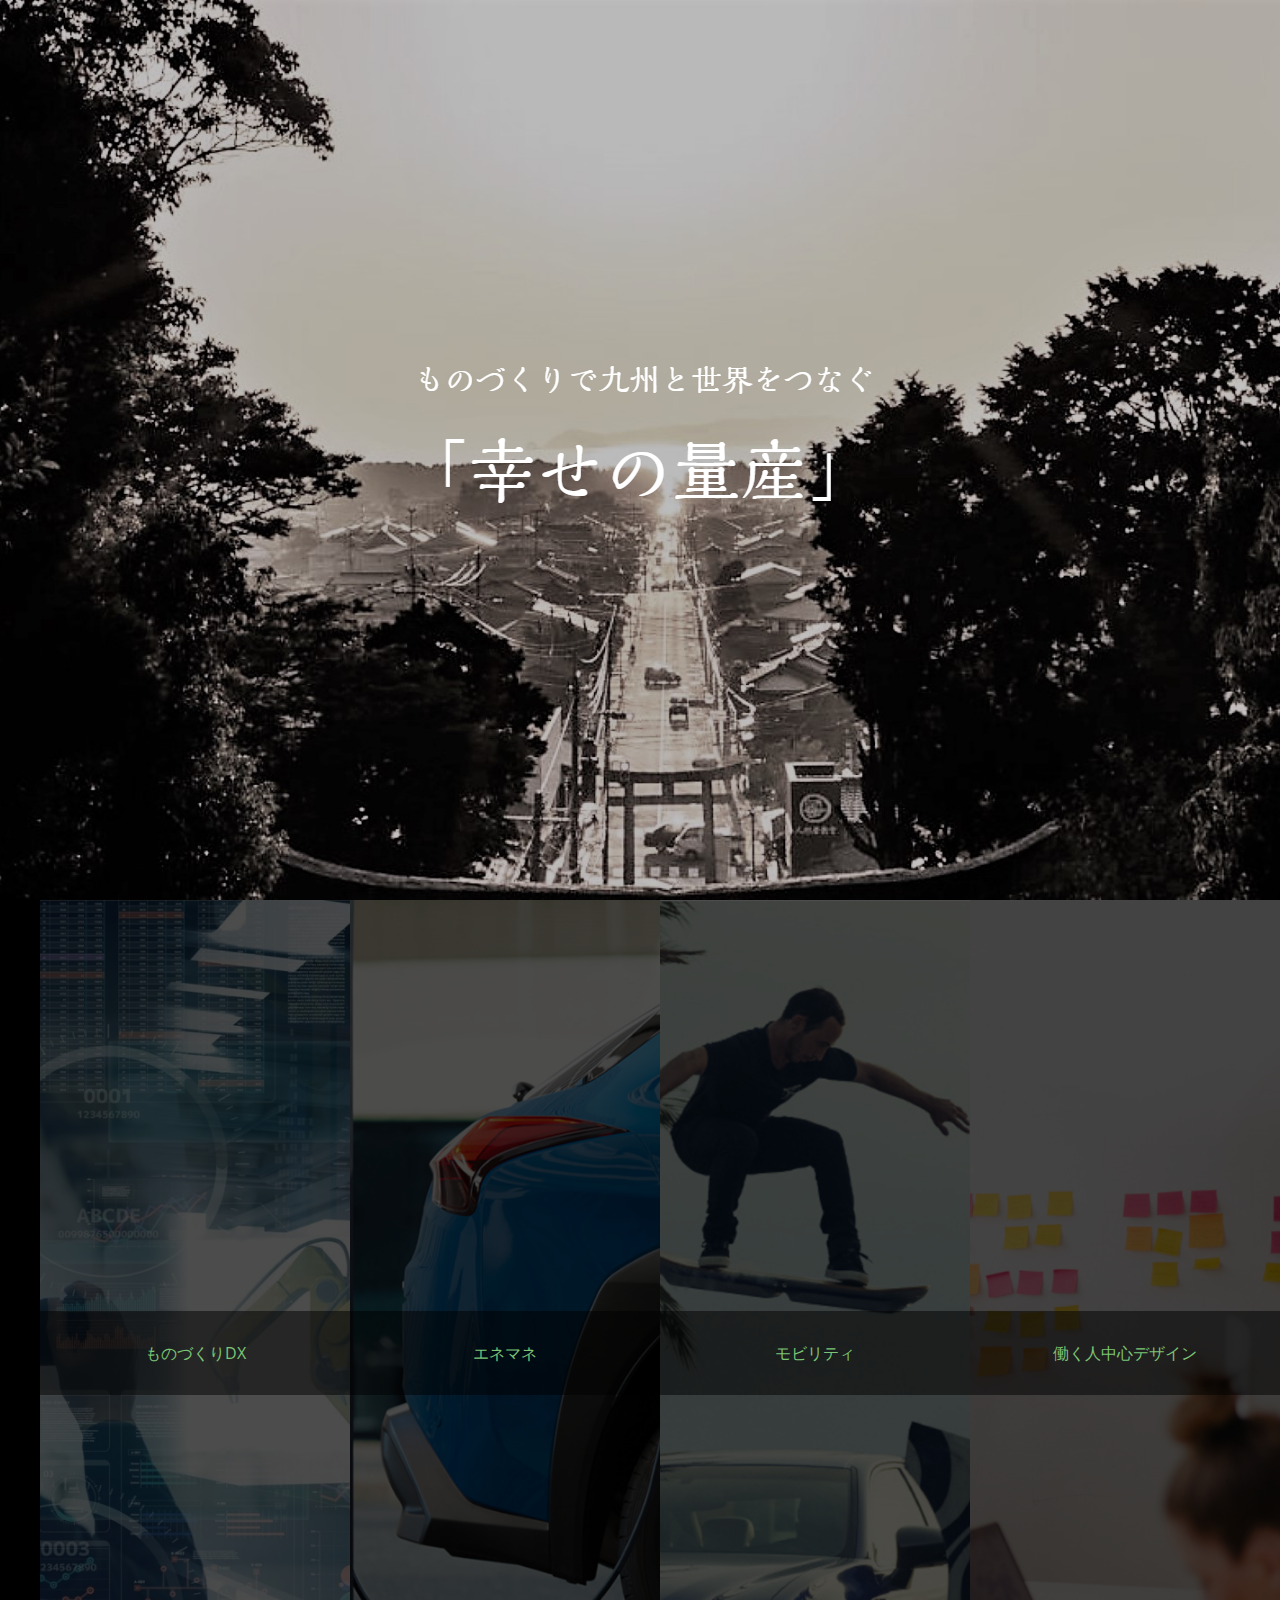
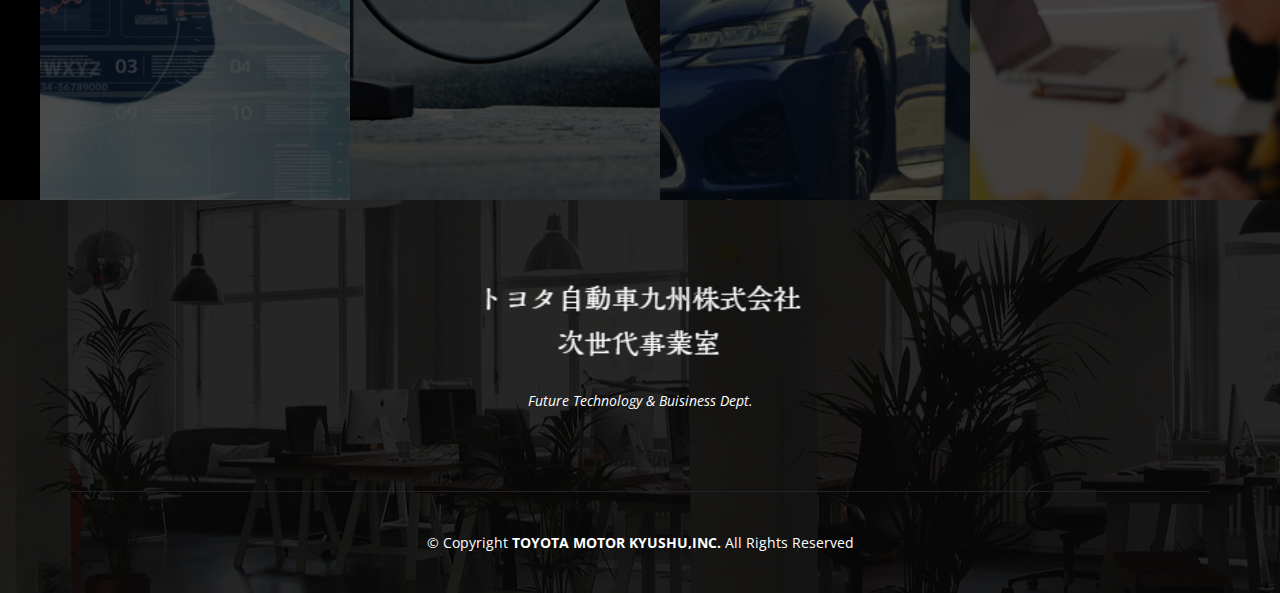
<file: index.html>
<!DOCTYPE html>
<html lang="en">

<head>
  <meta charset="utf-8">
  <meta content="width=device-width, initial-scale=1.0" name="viewport">

  <title>TOYOTA MOTOR KYUSHU,INC. Future Technology & Buisiness Dept.</title>
  <meta content="" name="descriptison">
  <meta content="" name="keywords">

  <!-- Favicons -->
  <link href="assets/img/favicon.png" rel="icon">
  <link href="assets/img/apple-touch-icon.png" rel="apple-touch-icon">

  <!-- Google Fonts -->
  <link href="https://fonts.googleapis.com/css?family=Open+Sans:300,300i,400,400i,600,600i,700,700i|Montserrat:300,300i,400,400i,500,500i,600,600i,700,700i|Poppins:300,300i,400,400i,500,500i,600,600i,700,700i" rel="stylesheet">

  <!-- Vendor CSS Files -->
  <link href="assets/vendor/bootstrap/css/bootstrap.min.css" rel="stylesheet">
  <link href="assets/vendor/icofont/icofont.min.css" rel="stylesheet">
  <link href="assets/vendor/boxicons/css/boxicons.min.css" rel="stylesheet">
  <link href="assets/vendor/venobox/venobox.css" rel="stylesheet">
  <link href="assets/vendor/owl.carousel/assets/owl.carousel.min.css" rel="stylesheet">
  <link href="assets/vendor/aos/aos.css" rel="stylesheet">

  <!-- Template Main CSS File -->
  <link href="assets/css/style.css" rel="stylesheet">
</head>

<body class="home">
  <!-- ======= Hero Section ======= -->
  <section id="hero">
    <div class="hero-container">
      <a href="index.html" class="hero-logo" data-aos="zoom-in"><img src="assets/img/hero-title.png" alt=""></a>
    </div>
  </section><!-- End Hero -->

  <nav id="mainimg">
    <ul>
    <li id="img1"><a href="dx.html"><span>ものづくりDX</span></a></li>
    <li id="img2"><a href="energy.html"><span>エネマネ</span></a></li>
    <li id="img3"><a href="mobility.html"><span>モビリティ</span></a></li>
    <li id="img4"><a href="humandesign.html"><span>働く人中心デザイン</span></a></li>
    </ul>
  </nav>
  <!-- ======= Footer ======= -->
  <footer id="footer">

    <div class="footer-top">
      <div class="row justify-content-center">
        <div class="col-lg-6">
          <a href="#header" class="scrollto footer-logo"><img src="assets/img/footer-logo.png" alt=""></a>
          <p>Future Technology & Buisiness Dept.</p>
        </div>
      </div>
    </div>
    <div class="container footer-bottom clearfix">
      <div class="copyright">
        &copy; Copyright <strong><span>TOYOTA MOTOR KYUSHU,INC.</span></strong> All Rights Reserved
      </div>
    </div>

  </footer><!-- End Footer -->

  <a href="#" class="back-to-top"><i class="icofont-simple-up"></i></a>

  <!-- Vendor JS Files -->
  <script src="assets/vendor/jquery/jquery.min.js"></script>
  <script src="assets/vendor/bootstrap/js/bootstrap.bundle.min.js"></script>
  <script src="assets/vendor/jquery.easing/jquery.easing.min.js"></script>
  <script src="assets/vendor/php-email-form/validate.js"></script>
  <script src="assets/vendor/jquery-sticky/jquery.sticky.js"></script>
  <script src="assets/vendor/venobox/venobox.min.js"></script>
  <script src="assets/vendor/isotope-layout/isotope.pkgd.min.js"></script>
  <script src="assets/vendor/owl.carousel/owl.carousel.min.js"></script>
  <script src="assets/vendor/aos/aos.js"></script>

  <!-- Template Main JS File -->
  <script src="assets/js/main.js"></script>
  <script src="assets/js/openclose.js"></script>
  <script src="assets/js/fixmenu_pagetop.js"></script>

</body>

</html>
</file>
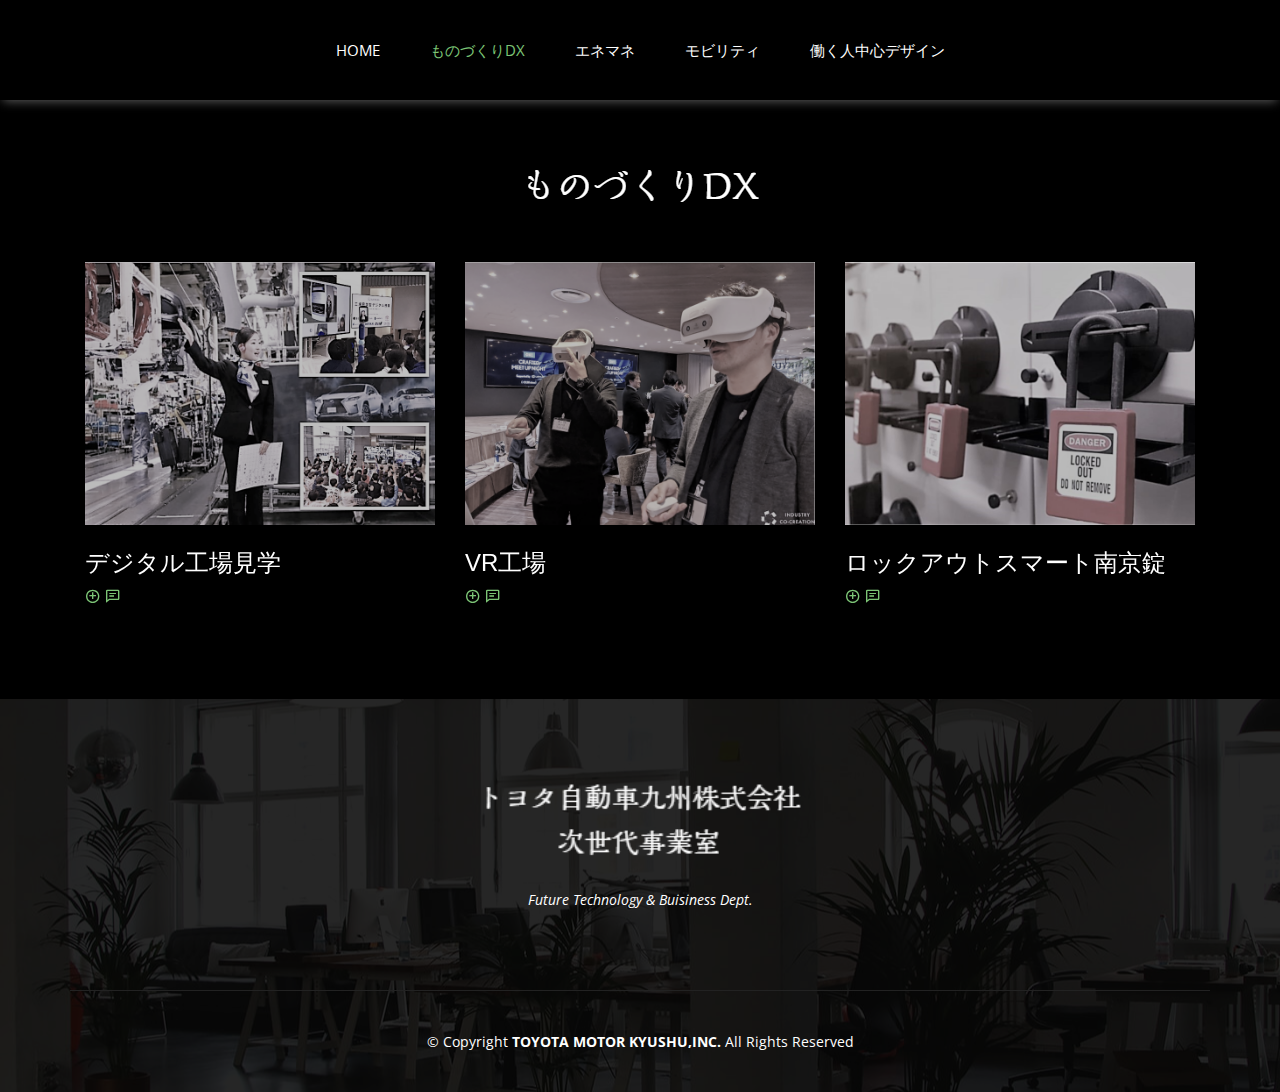
<file: dx.html>
<!DOCTYPE html>
<html lang="en">

<head>
  <meta charset="utf-8">
  <meta content="width=device-width, initial-scale=1.0" name="viewport">

  <title>TOYOTA MOTOR KYUSHU,INC. Future Technology & Buisiness Dept.</title>
  <meta content="" name="descriptison">
  <meta content="" name="keywords">

  <!-- Favicons -->
  <link href="assets/img/favicon.png" rel="icon">
  <link href="assets/img/apple-touch-icon.png" rel="apple-touch-icon">

  <!-- Google Fonts -->
  <link href="https://fonts.googleapis.com/css?family=Open+Sans:300,300i,400,400i,600,600i,700,700i|Raleway:300,300i,400,400i,500,500i,600,600i,700,700i|Poppins:300,300i,400,400i,500,500i,600,600i,700,700i" rel="stylesheet">

  <!-- Vendor CSS Files -->
  <link href="assets/vendor/bootstrap/css/bootstrap.min.css" rel="stylesheet">
  <link href="assets/vendor/icofont/icofont.min.css" rel="stylesheet">
  <link href="assets/vendor/boxicons/css/boxicons.min.css" rel="stylesheet">
  <link href="assets/vendor/venobox/venobox.css" rel="stylesheet">
  <link href="assets/vendor/owl.carousel/assets/owl.carousel.min.css" rel="stylesheet">
  <link href="assets/vendor/aos/aos.css" rel="stylesheet">

  <!-- Template Main CSS File -->
  <link href="assets/css/style.css" rel="stylesheet">
</head>

<body>
		<!-- ======= Header ======= -->
		<header id="header" class="d-flex align-items-center menubar">
			<div class="container">
				<nav class="nav-menu d-none d-lg-block">
					<ul class="nav-inner">
						<li><a href="index.html">Home</a></li>
						<li class="active"><a href="dx.html">ものづくりDX</a></li>
						<li><a href="energy.html">エネマネ</a></li>
						<li><a href="mobility.html">モビリティ</a></li>
						<li><a href="humandesign.html">働く人中心デザイン</a></li>
					</ul>
				</nav>
			<!-- .nav-menu -->
			</div>
		</header>
		<!-- End Header -->

    <!-- ======= Portfolio Section ======= -->
    <section id="portfolio" class="portfolio">
      <div class="container">

        <div class="section-title">
          <h2 data-aos="fade-up"><img src="assets/img/dx.png" alt=""></h2>
        </div>

        <div class="row portfolio-container" data-aos="fade-up" data-aos-delay="200">

          <div class="col-lg-4 col-md-6 portfolio-item filter-app">
            <img src="assets/img/dx/virtual_1.png" class="img-fluid" alt="">
            <div class="portfolio-info">
              <br/>
              <h4 class="center">デジタル工場見学</h4>
              <a href="assets/img/dx/virtual_1.png" data-gall="portfolioGallery" class="venobox preview-link" title="写真を拡大"><i class="bx bx-plus-circle"></i></a>
              <a href="dx/details-1.html" class="details-link" title="取組詳細"><i class="bx bx-comment-detail"></i></a>
            </div>
          </div>

          <div class="col-lg-4 col-md-6 portfolio-item filter-app">
            <img src="assets/img/dx/vr_1.png" class="img-fluid" alt="">
            <div class="portfolio-info">
              <br/>
              <h4 class="center">VR工場</h4>
              <a href="assets/img/dx/vr_1.png" data-gall="portfolioGallery" class="venobox preview-link" title="写真を拡大"><i class="bx bx-plus-circle"></i></a>
              <a href="dx/details-2.html" class="details-link" title="取組詳細"><i class="bx bx-comment-detail"></i></a>
            </div>
          </div>

          <div class="col-lg-4 col-md-6 portfolio-item filter-app">
            <img src="assets/img/dx/keyes.png" class="img-fluid" alt="">
            <div class="portfolio-info">
              <br/>
              <h4 class="center">ロックアウトスマート南京錠</h4>
              <a href="assets/img/dx/keyes.png" data-gall="portfolioGallery" class="venobox preview-link" title="写真を拡大"><i class="bx bx-plus-circle"></i></a>
              <a href="dx/details-3.html" class="details-link" title="取組詳細"><i class="bx bx-comment-detail"></i></a>
            </div>
          </div>

        </div>
      </div>
    </section>
    <!-- End Portfolio Section -->

		<!-- ======= Footer ======= -->
		<footer id="footer">
			<div class="footer-top">
				<div class="row justify-content-center">
					<div class="col-lg-6">
            <a href="#header" class="scrollto footer-logo"><img src="assets/img/footer-logo.png" alt=""></a>
						<p>Future Technology & Buisiness Dept.</p>
					</div>
				</div>
			</div>
			<div class="container footer-bottom clearfix">
				<div class="copyright">
					&copy; Copyright <strong><span>TOYOTA MOTOR KYUSHU,INC.</span></strong> All Rights Reserved
				</div>
			</div>
		</footer>
		<!-- End Footer -->

  <a href="#" class="back-to-top"><i class="icofont-simple-up"></i></a>

  <!-- Vendor JS Files -->
  <script src="assets/vendor/jquery/jquery.min.js"></script>
  <script src="assets/vendor/bootstrap/js/bootstrap.bundle.min.js"></script>
  <script src="assets/vendor/jquery.easing/jquery.easing.min.js"></script>
  <script src="assets/vendor/php-email-form/validate.js"></script>
  <script src="assets/vendor/jquery-sticky/jquery.sticky.js"></script>
  <script src="assets/vendor/venobox/venobox.min.js"></script>
  <script src="assets/vendor/owl.carousel/owl.carousel.min.js"></script>
  <script src="assets/vendor/isotope-layout/isotope.pkgd.min.js"></script>
  <script src="assets/vendor/aos/aos.js"></script>

  <!-- Template Main JS File -->
  <script src="assets/js/main.js"></script>

</body>

</html>
</file>
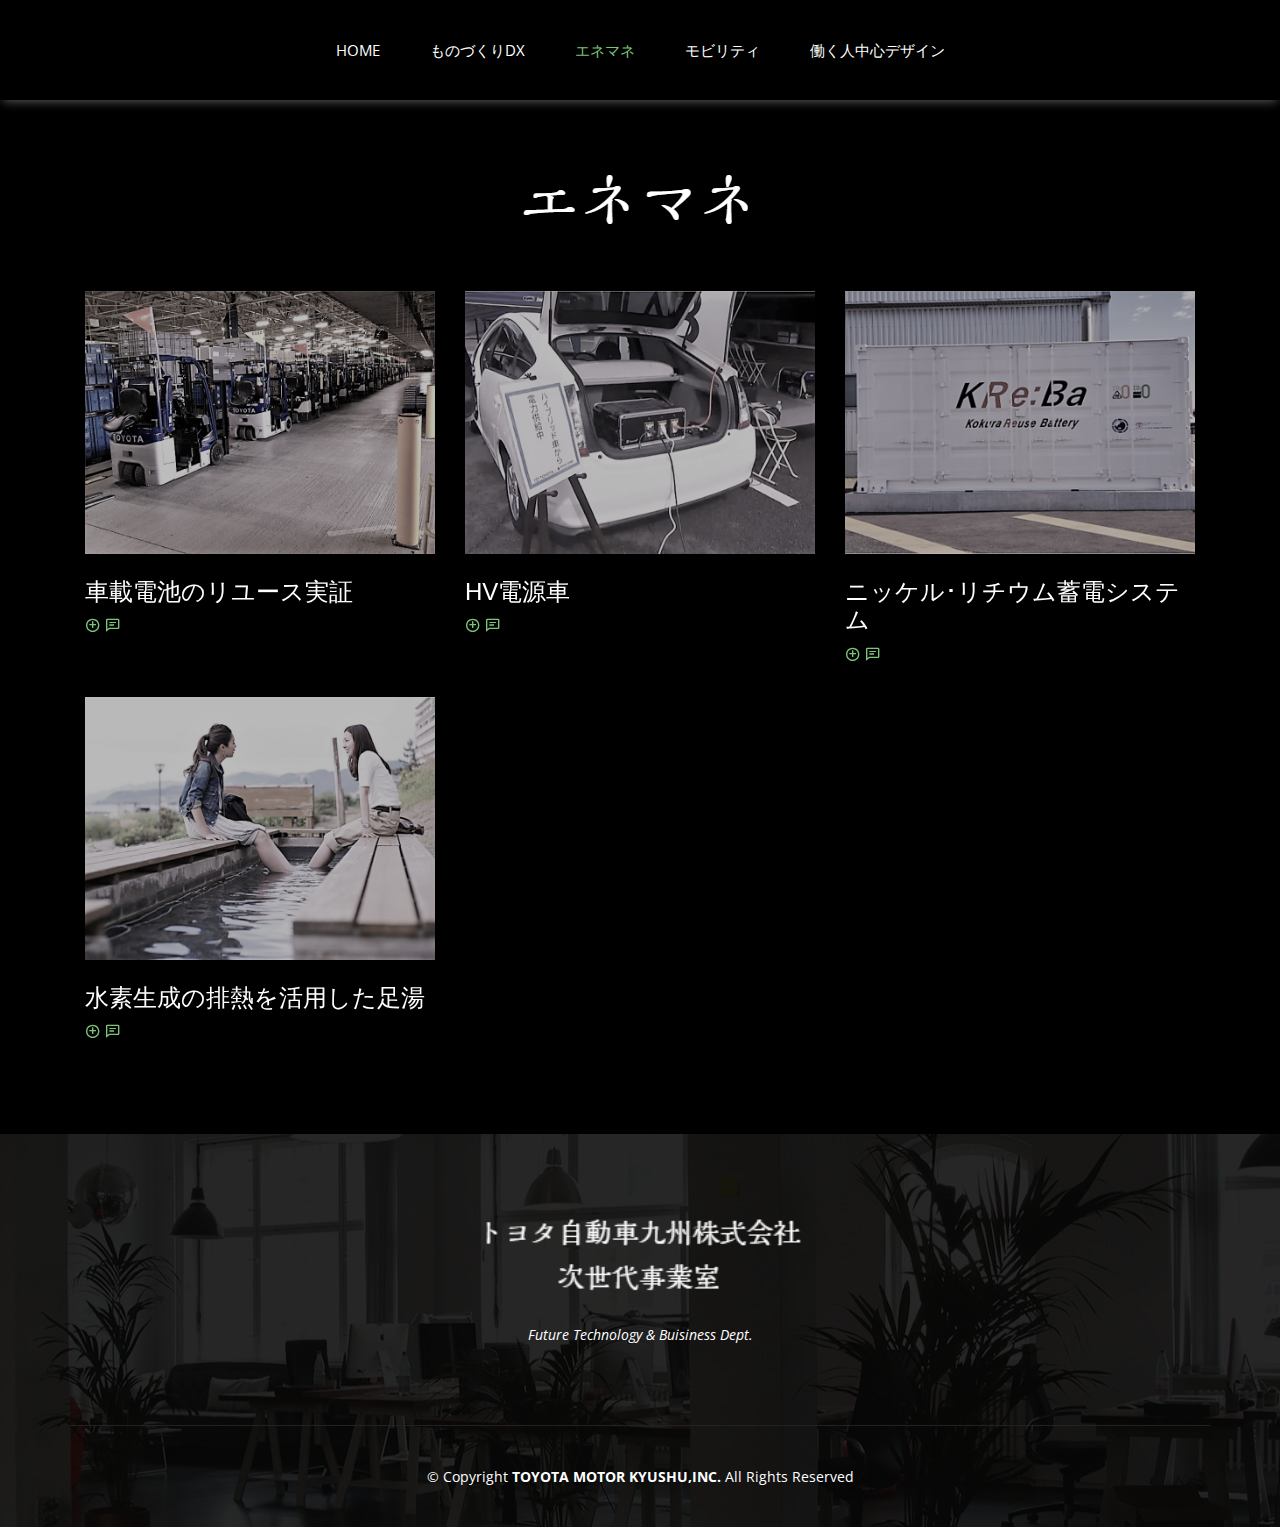
<file: energy.html>
<!DOCTYPE html>
<html lang="en">

<head>
  <meta charset="utf-8">
  <meta content="width=device-width, initial-scale=1.0" name="viewport">

  <title>TOYOTA MOTOR KYUSHU,INC. Future Technology & Buisiness Dept.</title>
  <meta content="" name="descriptison">
  <meta content="" name="keywords">

  <!-- Favicons -->
  <link href="assets/img/favicon.png" rel="icon">
  <link href="assets/img/apple-touch-icon.png" rel="apple-touch-icon">

  <!-- Google Fonts -->
  <link href="https://fonts.googleapis.com/css?family=Open+Sans:300,300i,400,400i,600,600i,700,700i|Raleway:300,300i,400,400i,500,500i,600,600i,700,700i|Poppins:300,300i,400,400i,500,500i,600,600i,700,700i" rel="stylesheet">

  <!-- Vendor CSS Files -->
  <link href="assets/vendor/bootstrap/css/bootstrap.min.css" rel="stylesheet">
  <link href="assets/vendor/icofont/icofont.min.css" rel="stylesheet">
  <link href="assets/vendor/boxicons/css/boxicons.min.css" rel="stylesheet">
  <link href="assets/vendor/venobox/venobox.css" rel="stylesheet">
  <link href="assets/vendor/owl.carousel/assets/owl.carousel.min.css" rel="stylesheet">
  <link href="assets/vendor/aos/aos.css" rel="stylesheet">

  <!-- Template Main CSS File -->
  <link href="assets/css/style.css" rel="stylesheet">
</head>

<body>
		<!-- ======= Header ======= -->
		<header id="header" class="d-flex align-items-center menubar">
			<div class="container">
				<nav class="nav-menu d-none d-lg-block">
					<ul class="nav-inner">
						<li><a href="index.html">Home</a></li>
						<li><a href="dx.html">ものづくりDX</a></li>
						<li class="active"><a href="energy.html">エネマネ</a></li>
						<li><a href="mobility.html">モビリティ</a></li>
						<li><a href="humandesign.html">働く人中心デザイン</a></li>
					</ul>
				</nav>
			<!-- .nav-menu -->
			</div>
		</header>
		<!-- End Header -->

    <!-- ======= Portfolio Section ======= -->
    <section id="portfolio" class="portfolio">
      <div class="container">

        <div class="section-title">
          <h2 data-aos="fade-up"><img src="assets/img/energy.png" alt=""></h2>
        </div>

        <div class="row portfolio-container" data-aos="fade-up" data-aos-delay="200">

          <div class="col-lg-4 col-md-6 portfolio-item filter-app">
            <img src="assets/img/energy/rift.png" class="img-fluid" alt="">
            <div class="portfolio-info">
              <br/>
              <h4 class="center">車載電池のリユース実証</h4>
              <a href="assets/img/energy/rift.png" data-gall="portfolioGallery" class="venobox preview-link" title="写真を拡大"><i class="bx bx-plus-circle"></i></a>
              <a href="energy/details-1.html" class="details-link" title="取組詳細"><i class="bx bx-comment-detail"></i></a>
            </div>
          </div>

          <div class="col-lg-4 col-md-6 portfolio-item filter-app">
            <img src="assets/img/energy/小国町.png" class="img-fluid" alt="">
            <div class="portfolio-info">
              <br/>
              <h4 class="center">HV電源車</h4>
              <a href="assets/img/energy/小国町.png" data-gall="portfolioGallery" class="venobox preview-link" title="写真を拡大"><i class="bx bx-plus-circle"></i></a>
              <a href="energy/details-2.html" class="details-link" title="取組詳細"><i class="bx bx-comment-detail"></i></a>
            </div>
          </div>

          <div class="col-lg-4 col-md-6 portfolio-item filter-app">
            <img src="assets/img/energy/kreba.png" class="img-fluid" alt="">
            <div class="portfolio-info">
              <br/>
              <h4 class="center">ニッケル･リチウム蓄電システム</h4>
              <a href="assets/img/energy/kreba.png" data-gall="portfolioGallery" class="venobox preview-link" title="写真を拡大"><i class="bx bx-plus-circle"></i></a>
              <a href="energy/details-3.html" class="details-link" title="取組詳細"><i class="bx bx-comment-detail"></i></a>
            </div>
          </div>

          <div class="col-lg-4 col-md-6 portfolio-item filter-app">
            <img src="assets/img/energy/足湯.png" class="img-fluid" alt="">
            <div class="portfolio-info">
              <br/>
              <h4 class="center">水素生成の排熱を活用した足湯</h4>
              <a href="assets/img/energy/足湯.png" data-gall="portfolioGallery" class="venobox preview-link" title="写真を拡大"><i class="bx bx-plus-circle"></i></a>
              <a href="energy/details-3.html" class="details-link" title="取組詳細"><i class="bx bx-comment-detail"></i></a>
            </div>
          </div>

        </div>
      </div>
    </section>
    <!-- End Portfolio Section -->

		<!-- ======= Footer ======= -->
		<footer id="footer">
			<div class="footer-top">
				<div class="row justify-content-center">
					<div class="col-lg-6">
            <a href="#header" class="scrollto footer-logo"><img src="assets/img/footer-logo.png" alt=""></a>
						<p>Future Technology & Buisiness Dept.</p>
					</div>
				</div>
			</div>
			<div class="container footer-bottom clearfix">
				<div class="copyright">
					&copy; Copyright <strong><span>TOYOTA MOTOR KYUSHU,INC.</span></strong> All Rights Reserved
				</div>
			</div>
		</footer>
		<!-- End Footer -->

  <a href="#" class="back-to-top"><i class="icofont-simple-up"></i></a>

  <!-- Vendor JS Files -->
  <script src="assets/vendor/jquery/jquery.min.js"></script>
  <script src="assets/vendor/bootstrap/js/bootstrap.bundle.min.js"></script>
  <script src="assets/vendor/jquery.easing/jquery.easing.min.js"></script>
  <script src="assets/vendor/php-email-form/validate.js"></script>
  <script src="assets/vendor/jquery-sticky/jquery.sticky.js"></script>
  <script src="assets/vendor/venobox/venobox.min.js"></script>
  <script src="assets/vendor/owl.carousel/owl.carousel.min.js"></script>
  <script src="assets/vendor/isotope-layout/isotope.pkgd.min.js"></script>
  <script src="assets/vendor/aos/aos.js"></script>

  <!-- Template Main JS File -->
  <script src="assets/js/main.js"></script>

</body>

</html>
</file>
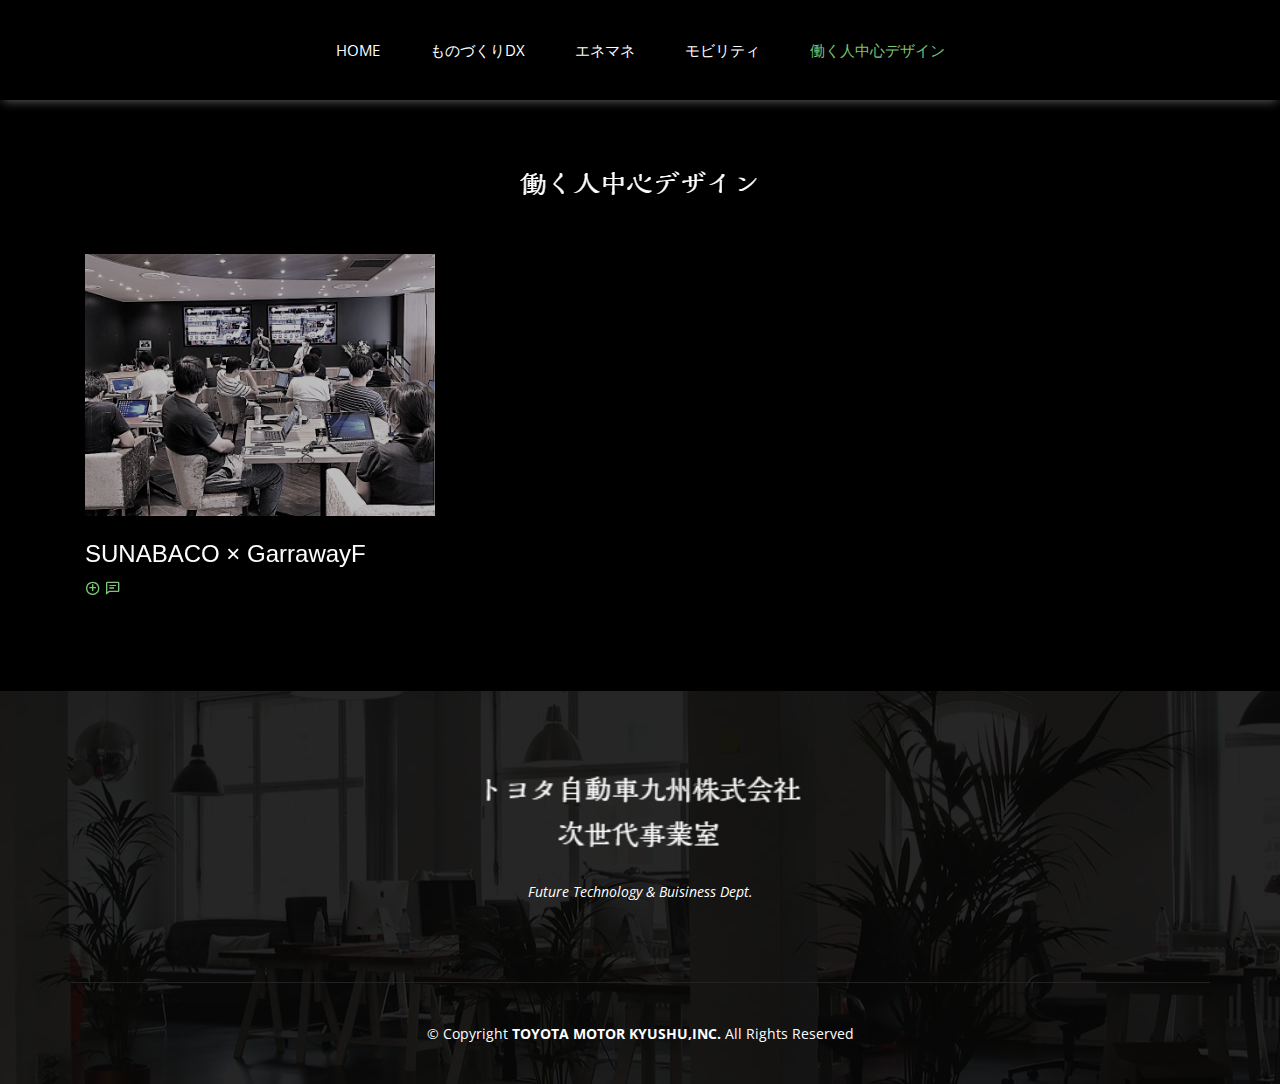
<file: humandesign.html>
<!DOCTYPE html>
<html lang="en">

<head>
  <meta charset="utf-8">
  <meta content="width=device-width, initial-scale=1.0" name="viewport">

  <title>TOYOTA MOTOR KYUSHU,INC. Future Technology & Buisiness Dept.</title>
  <meta content="" name="descriptison">
  <meta content="" name="keywords">

  <!-- Favicons -->
  <link href="assets/img/favicon.png" rel="icon">
  <link href="assets/img/apple-touch-icon.png" rel="apple-touch-icon">

  <!-- Google Fonts -->
  <link href="https://fonts.googleapis.com/css?family=Open+Sans:300,300i,400,400i,600,600i,700,700i|Raleway:300,300i,400,400i,500,500i,600,600i,700,700i|Poppins:300,300i,400,400i,500,500i,600,600i,700,700i" rel="stylesheet">

  <!-- Vendor CSS Files -->
  <link href="assets/vendor/bootstrap/css/bootstrap.min.css" rel="stylesheet">
  <link href="assets/vendor/icofont/icofont.min.css" rel="stylesheet">
  <link href="assets/vendor/boxicons/css/boxicons.min.css" rel="stylesheet">
  <link href="assets/vendor/venobox/venobox.css" rel="stylesheet">
  <link href="assets/vendor/owl.carousel/assets/owl.carousel.min.css" rel="stylesheet">
  <link href="assets/vendor/aos/aos.css" rel="stylesheet">

  <!-- Template Main CSS File -->
  <link href="assets/css/style.css" rel="stylesheet">
</head>

<body>
		<!-- ======= Header ======= -->
		<header id="header" class="d-flex align-items-center menubar">
			<div class="container">
				<nav class="nav-menu d-none d-lg-block">
					<ul class="nav-inner">
						<li><a href="index.html">Home</a></li>
						<li><a href="dx.html">ものづくりDX</a></li>
						<li><a href="energy.html">エネマネ</a></li>
						<li><a href="mobility.html">モビリティ</a></li>
						<li class="active"><a href="humandesign.html">働く人中心デザイン</a></li>
					</ul>
				</nav>
			<!-- .nav-menu -->
			</div>
		</header>
		<!-- End Header -->

    <!-- ======= Portfolio Section ======= -->
    <section id="portfolio" class="portfolio">
      <div class="container">

        <div class="section-title">
          <h2 data-aos="fade-up"><img src="assets/img/humandesign.png" alt=""></h2>
        </div>

        <div class="row portfolio-container" data-aos="fade-up" data-aos-delay="200">

          <div class="col-lg-4 col-md-6 portfolio-item filter-app">
            <img src="assets/img/humandesign/sunabaco.png" class="img-fluid" alt="">
            <div class="portfolio-info">
              <br/>
              <h4 class="center">SUNABACO × GarrawayF</h4>
              <a href="assets/img/humandesign/sunabaco.png" data-gall="portfolioGallery" class="venobox preview-link" title="写真を拡大"><i class="bx bx-plus-circle"></i></a>
              <a href="humandesign/details-1.html" class="details-link" title="取組詳細"><i class="bx bx-comment-detail"></i></a>
            </div>
          </div>

        </div>
      </div>
    </section>
    <!-- End Portfolio Section -->

		<!-- ======= Footer ======= -->
		<footer id="footer">
			<div class="footer-top">
				<div class="row justify-content-center">
					<div class="col-lg-6">
            <a href="#header" class="scrollto footer-logo"><img src="assets/img/footer-logo.png" alt=""></a>
						<p>Future Technology & Buisiness Dept.</p>
					</div>
				</div>
			</div>
			<div class="container footer-bottom clearfix">
				<div class="copyright">
					&copy; Copyright <strong><span>TOYOTA MOTOR KYUSHU,INC.</span></strong> All Rights Reserved
				</div>
			</div>
		</footer>
		<!-- End Footer -->

  <a href="#" class="back-to-top"><i class="icofont-simple-up"></i></a>

  <!-- Vendor JS Files -->
  <script src="assets/vendor/jquery/jquery.min.js"></script>
  <script src="assets/vendor/bootstrap/js/bootstrap.bundle.min.js"></script>
  <script src="assets/vendor/jquery.easing/jquery.easing.min.js"></script>
  <script src="assets/vendor/php-email-form/validate.js"></script>
  <script src="assets/vendor/jquery-sticky/jquery.sticky.js"></script>
  <script src="assets/vendor/venobox/venobox.min.js"></script>
  <script src="assets/vendor/owl.carousel/owl.carousel.min.js"></script>
  <script src="assets/vendor/isotope-layout/isotope.pkgd.min.js"></script>
  <script src="assets/vendor/aos/aos.js"></script>

  <!-- Template Main JS File -->
  <script src="assets/js/main.js"></script>

</body>

</html>
</file>
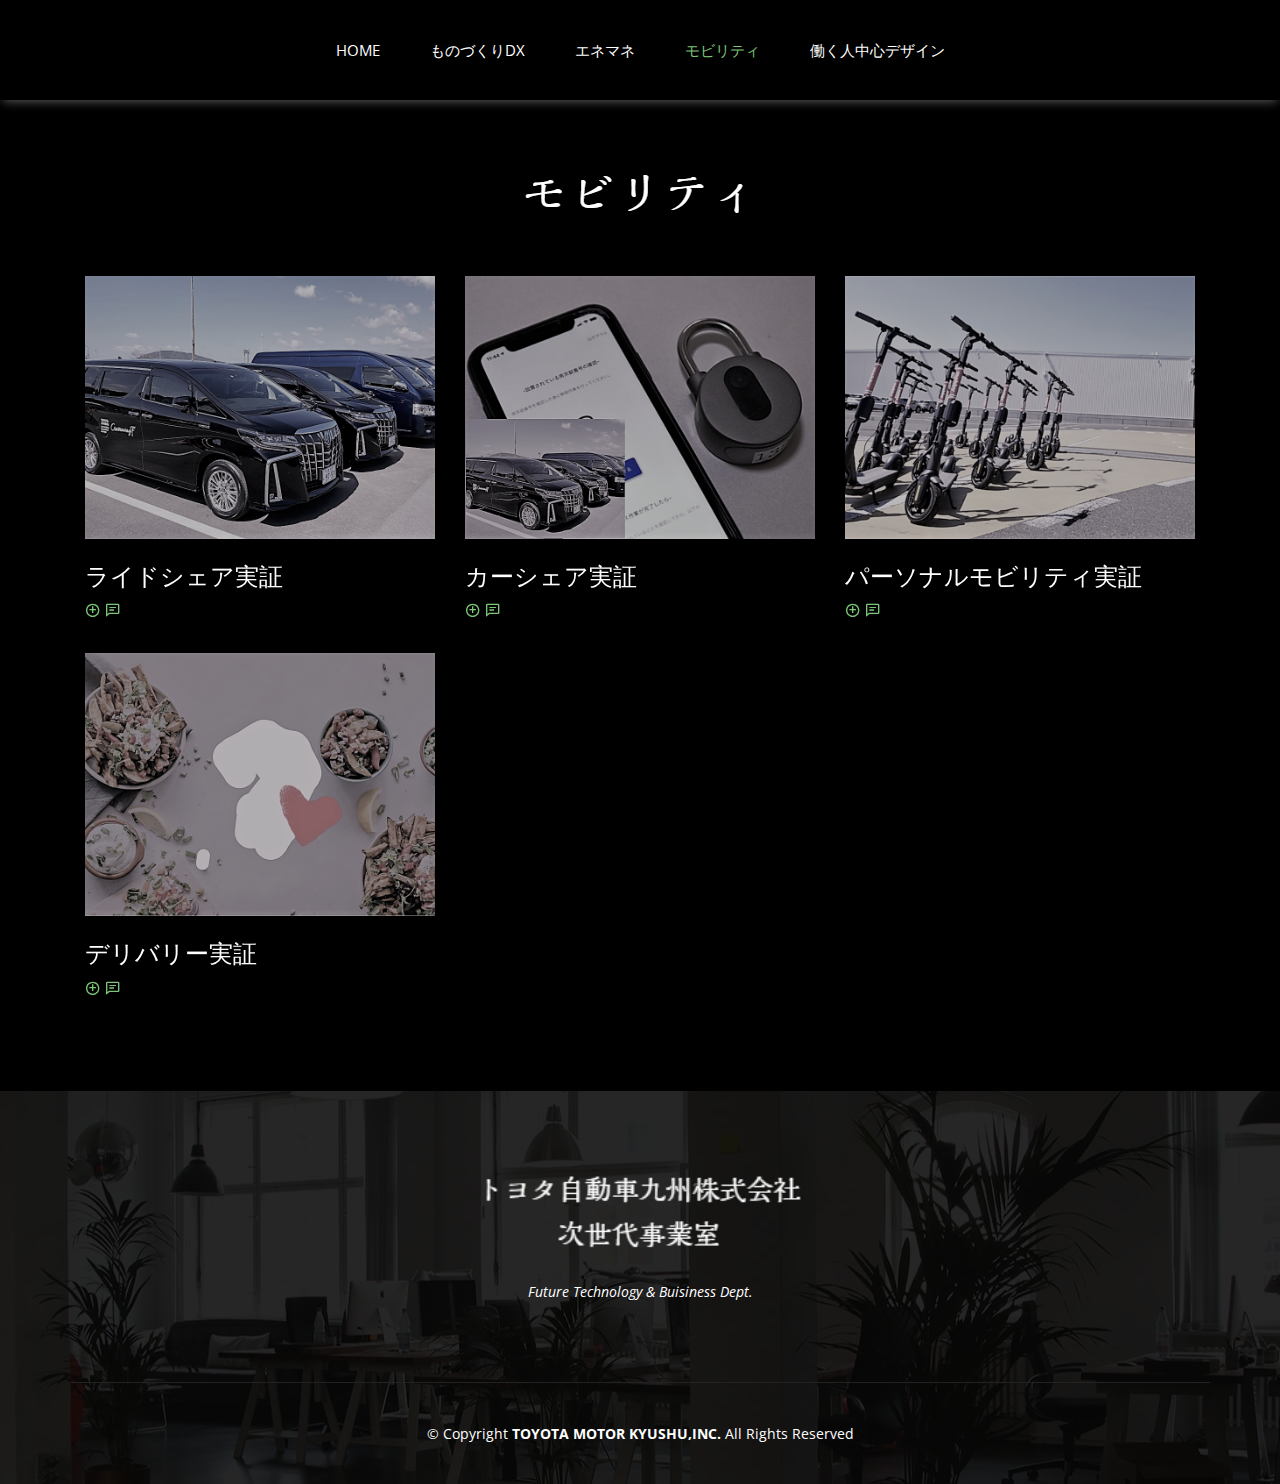
<file: mobility.html>
<!DOCTYPE html>
<html lang="en">

<head>
  <meta charset="utf-8">
  <meta content="width=device-width, initial-scale=1.0" name="viewport">

  <title>TOYOTA MOTOR KYUSHU,INC. Future Technology & Buisiness Dept.</title>
  <meta content="" name="descriptison">
  <meta content="" name="keywords">

  <!-- Favicons -->
  <link href="assets/img/favicon.png" rel="icon">
  <link href="assets/img/apple-touch-icon.png" rel="apple-touch-icon">

  <!-- Google Fonts -->
  <link href="https://fonts.googleapis.com/css?family=Open+Sans:300,300i,400,400i,600,600i,700,700i|Raleway:300,300i,400,400i,500,500i,600,600i,700,700i|Poppins:300,300i,400,400i,500,500i,600,600i,700,700i" rel="stylesheet">

  <!-- Vendor CSS Files -->
  <link href="assets/vendor/bootstrap/css/bootstrap.min.css" rel="stylesheet">
  <link href="assets/vendor/icofont/icofont.min.css" rel="stylesheet">
  <link href="assets/vendor/boxicons/css/boxicons.min.css" rel="stylesheet">
  <link href="assets/vendor/venobox/venobox.css" rel="stylesheet">
  <link href="assets/vendor/owl.carousel/assets/owl.carousel.min.css" rel="stylesheet">
  <link href="assets/vendor/aos/aos.css" rel="stylesheet">

  <!-- Template Main CSS File -->
  <link href="assets/css/style.css" rel="stylesheet">
</head>

<body>
		<!-- ======= Header ======= -->
		<header id="header" class="d-flex align-items-center menubar">
			<div class="container">
				<nav class="nav-menu d-none d-lg-block">
					<ul class="nav-inner">
						<li><a href="index.html">Home</a></li>
						<li><a href="dx.html">ものづくりDX</a></li>
						<li><a href="energy.html">エネマネ</a></li>
						<li class="active"><a href="mobility.html">モビリティ</a></li>
						<li><a href="humandesign.html">働く人中心デザイン</a></li>
					</ul>
				</nav>
			<!-- .nav-menu -->
			</div>
		</header>
		<!-- End Header -->

    <!-- ======= Portfolio Section ======= -->
    <section id="portfolio" class="portfolio">
      <div class="container">

        <div class="section-title">
          <h2 data-aos="fade-up"><img src="assets/img/mobility.png" alt=""></h2>
        </div>

        <div class="row portfolio-container" data-aos="fade-up" data-aos-delay="200">

          <div class="col-lg-4 col-md-6 portfolio-item filter-app">
            <img src="assets/img/mobility/garrawayf_car.png" class="img-fluid" alt="">
            <div class="portfolio-info">
              <br/>
              <h4 class="center">ライドシェア実証</h4>
              <a href="assets/img/mobility/garrawayf_car.png" data-gall="portfolioGallery" class="venobox preview-link" title="写真を拡大"><i class="bx bx-plus-circle"></i></a>
              <a href="mobility/details-1.html" class="details-link" title="取組詳細"><i class="bx bx-comment-detail"></i></a>
            </div>
          </div>

          <div class="col-lg-4 col-md-6 portfolio-item filter-app">
            <img src="assets/img/mobility/carshare.png" class="img-fluid" alt="">
            <div class="portfolio-info">
              <br/>
              <h4 class="center">カーシェア実証</h4>
              <a href="assets/img/mobility/carshare.png" data-gall="portfolioGallery" class="venobox preview-link" title="写真を拡大"><i class="bx bx-plus-circle"></i></a>
              <a href="mobility/details-1.html" class="details-link" title="取組詳細"><i class="bx bx-comment-detail"></i></a>
            </div>
          </div>

          <div class="col-lg-4 col-md-6 portfolio-item filter-app">
            <img src="assets/img/mobility/mobby.png" class="img-fluid" alt="">
            <div class="portfolio-info">
              <br/>
              <h4 class="center">パーソナルモビリティ実証</h4>
              <a href="assets/img/mobility/mobby.png" data-gall="portfolioGallery" class="venobox preview-link" title="写真を拡大"><i class="bx bx-plus-circle"></i></a>
              <a href="mobility/details-1.html" class="details-link" title="取組詳細"><i class="bx bx-comment-detail"></i></a>
            </div>
          </div>

          <div class="col-lg-4 col-md-6 portfolio-item filter-app">
            <img src="assets/img/mobility/cocodeli.png" class="img-fluid" alt="">
            <div class="portfolio-info">
              <br/>
              <h4 class="center">デリバリー実証</h4>
              <a href="assets/img/mobility/cocodeli.png" data-gall="portfolioGallery" class="venobox preview-link" title="写真を拡大"><i class="bx bx-plus-circle"></i></a>
              <a href="mobility/details-1.html" class="details-link" title="取組詳細"><i class="bx bx-comment-detail"></i></a>
            </div>
          </div>

        </div>
      </div>
    </section>
    <!-- End Portfolio Section -->

		<!-- ======= Footer ======= -->
		<footer id="footer">
			<div class="footer-top">
				<div class="row justify-content-center">
					<div class="col-lg-6">
            <a href="#header" class="scrollto footer-logo"><img src="assets/img/footer-logo.png" alt=""></a>
						<p>Future Technology & Buisiness Dept.</p>
					</div>
				</div>
			</div>
			<div class="container footer-bottom clearfix">
				<div class="copyright">
					&copy; Copyright <strong><span>TOYOTA MOTOR KYUSHU,INC.</span></strong> All Rights Reserved
				</div>
			</div>
		</footer>
		<!-- End Footer -->

  <a href="#" class="back-to-top"><i class="icofont-simple-up"></i></a>

  <!-- Vendor JS Files -->
  <script src="assets/vendor/jquery/jquery.min.js"></script>
  <script src="assets/vendor/bootstrap/js/bootstrap.bundle.min.js"></script>
  <script src="assets/vendor/jquery.easing/jquery.easing.min.js"></script>
  <script src="assets/vendor/php-email-form/validate.js"></script>
  <script src="assets/vendor/jquery-sticky/jquery.sticky.js"></script>
  <script src="assets/vendor/venobox/venobox.min.js"></script>
  <script src="assets/vendor/owl.carousel/owl.carousel.min.js"></script>
  <script src="assets/vendor/isotope-layout/isotope.pkgd.min.js"></script>
  <script src="assets/vendor/aos/aos.js"></script>

  <!-- Template Main JS File -->
  <script src="assets/js/main.js"></script>

</body>

</html>
</file>
<file: assets/vendor/venobox/venobox.css>
/* ------ venobox.css --------*/
.vbox-overlay *, .vbox-overlay *:before, .vbox-overlay *:after{
    -webkit-backface-visibility: hidden;
    -webkit-box-sizing:border-box;
    -moz-box-sizing:border-box;
    box-sizing:border-box;
}
.vbox-overlay * { 
    -webkit-backface-visibility: visible;
    backface-visibility: visible;
}
.vbox-overlay{
    display: -webkit-flex;
    display: flex;
    -webkit-flex-direction: column;
    flex-direction: column;
    -webkit-justify-content: center;
    justify-content: center;
    -webkit-align-items: center;
    align-items: center;
    position: fixed;
    left: 0;
    top: 0;
    bottom: 0;
    right: 0;
    z-index: 999999;
}

/* ----- navigation ----- */
.vbox-title{
    width: 100%;
    height: 40px;
    float: left;
    text-align: center;
    line-height: 28px;
    font-size: 12px;
    padding: 6px 50px;
    overflow: hidden;
    position: fixed;
    display: none;
    left: 0;
    z-index: 89;
}
.vbox-close{
    cursor: pointer;
    position: fixed;
    top: -1px;
    right: 0;
    width: 50px;
    height: 40px;
    padding: 6px;
    display: block;
    background-position:10px center;
    overflow: hidden;
    font-size: 24px;
    line-height: 1;
    text-align: center;
    z-index: 99;
}
.vbox-left{
    cursor: pointer;
    position: fixed;
    left: 0;
    height: 40px;
    overflow: hidden;
    line-height: 28px;
    font-size: 12px;
    z-index: 99;
    display: flex;
    align-items:center;
}
.vbox-num{
    display: inline-block;
    margin: 6px 0 6px 15px;
}
/* ----- Social share ----- */
.vbox-share{
    line-height: 28px;
    font-size: 12px;
    overflow: hidden;
    position: fixed;
    left: 0;
    z-index: 98;
    display: flex;
    align-items:center;
    justify-content: center;
    width: 100%;
    text-align: center;
}
.vbox-share svg{
    max-height: 28px;
    width: 28px;
    z-index: 10;
    margin-left: 12px;
    margin-top: 6px;
    margin-bottom: 6px;
    vertical-align: middle;
}


/* ----- navigation ARROWS ----- */
.vbox-next, .vbox-prev{
    position: fixed;
    top: 50%;
    margin-top: -15px;
    overflow: hidden;
    cursor: pointer;
    display: block;
    width: 45px;
    height: 45px;
    z-index: 99;
}
.vbox-next span, .vbox-prev span{
    position: relative;
    width: 20px;
    height: 20px;
    border: 2px solid transparent;
    border-top-color: #B6B6B6;
    border-right-color: #B6B6B6;
    text-indent: -100px;
    position: absolute;
    top: 8px;
    display: block;
}
.vbox-prev{
    left: 15px;
}
.vbox-next{
    right: 15px;
}
.vbox-prev span{
    left: 10px;
    -ms-transform: rotate(-135deg);
    -webkit-transform: rotate(-135deg);
    transform: rotate(-135deg);
}
.vbox-next span{
    -ms-transform: rotate(45deg);
    -webkit-transform: rotate(45deg);
    transform: rotate(45deg);
    right: 10px;
}
/* ------- inline window ------ */
.vbox-inline{
    width: 420px;
    height: 315px;
    height: 70vh;
    padding: 10px;
    background: #fff;
    margin: 0 auto;
    overflow: auto;
    text-align: left;
}
/* ------- Video & iFrames window ------ */
.venoframe{
    max-width: 100%;
    width: 100%;
    border: none;
    width: 100%;
    height: 260px;
    height: 70vh;
}
.venoframe.vbvid{
    height: 260px;
}
@media (min-width: 768px) {
    .venoframe, .vbox-inline{
        width: 90%;
        height: 360px;
        height: 70vh;
    }
    .venoframe.vbvid{
        width: 640px;
        height: 360px;
    }
}
@media (min-width: 992px) {
    .venoframe, .vbox-inline{
        max-width: 1200px;
        width: 80%;
        height: 540px;
        height: 70vh;
    }
    .venoframe.vbvid{
        width: 960px;
        height: 540px;
    }
}
/* 
Please do NOT edit this part! 
or at least read this note: http://i.imgur.com/7C0ws9e.gif
*/
.vbox-open{
    overflow: hidden;
}
.vbox-container{
    position: absolute;
    left: 0;
    right: 0;
    top: 0;
    bottom: 0;
    overflow-x: hidden;
    overflow-y: scroll;
    overflow-scrolling: touch;
    -webkit-overflow-scrolling: touch;
    z-index: 20;
    max-height: 100%;

}

.vbox-content{
    text-align: center;
    float: left;
    width: 100%;
    position: relative;
    overflow: hidden;
    padding: 20px 4%;
}
.vbox-container img{
    max-width: 100%;
    height: auto;
}
.vbox-figlio{
    box-shadow: 0 0 12px rgba(0,0,0,0.19), 0 6px 6px rgba(0,0,0,0.23);
    max-width: 100%;
    text-align: initial;
}
img.vbox-figlio{
    -webkit-user-select: none;
-khtml-user-select: none;
-moz-user-select: none;
-o-user-select: none;
user-select: none;
}
.vbox-content.swipe-left{
    margin-left: -200px !important;
}
.vbox-content.swipe-right{
    margin-left: 200px !important;
}
.vbox-animated{
    webkit-transition: margin 300ms ease-out;
    transition: margin 300ms ease-out;
}

/* ---------- preloader ----------
 * SPINKIT 
 * http://tobiasahlin.com/spinkit/
-------------------------------- */
.sk-double-bounce,.sk-rotating-plane{width:40px;height:40px;margin:40px auto}.sk-rotating-plane{background-color:#333;-webkit-animation:sk-rotatePlane 1.2s infinite ease-in-out;animation:sk-rotatePlane 1.2s infinite ease-in-out}@-webkit-keyframes sk-rotatePlane{0%{-webkit-transform:perspective(120px) rotateX(0) rotateY(0);transform:perspective(120px) rotateX(0) rotateY(0)}50%{-webkit-transform:perspective(120px) rotateX(-180.1deg) rotateY(0);transform:perspective(120px) rotateX(-180.1deg) rotateY(0)}100%{-webkit-transform:perspective(120px) rotateX(-180deg) rotateY(-179.9deg);transform:perspective(120px) rotateX(-180deg) rotateY(-179.9deg)}}@keyframes sk-rotatePlane{0%{-webkit-transform:perspective(120px) rotateX(0) rotateY(0);transform:perspective(120px) rotateX(0) rotateY(0)}50%{-webkit-transform:perspective(120px) rotateX(-180.1deg) rotateY(0);transform:perspective(120px) rotateX(-180.1deg) rotateY(0)}100%{-webkit-transform:perspective(120px) rotateX(-180deg) rotateY(-179.9deg);transform:perspective(120px) rotateX(-180deg) rotateY(-179.9deg)}}.sk-double-bounce{position:relative}.sk-double-bounce .sk-child{width:100%;height:100%;border-radius:50%;background-color:#333;opacity:.6;position:absolute;top:0;left:0;-webkit-animation:sk-doubleBounce 2s infinite ease-in-out;animation:sk-doubleBounce 2s infinite ease-in-out}.sk-chasing-dots .sk-child,.sk-spinner-pulse,.sk-three-bounce .sk-child{background-color:#333;border-radius:100%}.sk-double-bounce .sk-double-bounce2{-webkit-animation-delay:-1s;animation-delay:-1s}@-webkit-keyframes sk-doubleBounce{0%,100%{-webkit-transform:scale(0);transform:scale(0)}50%{-webkit-transform:scale(1);transform:scale(1)}}@keyframes sk-doubleBounce{0%,100%{-webkit-transform:scale(0);transform:scale(0)}50%{-webkit-transform:scale(1);transform:scale(1)}}.sk-wave{margin:40px auto;width:50px;height:40px;text-align:center;font-size:10px}.sk-wave .sk-rect{background-color:#333;height:100%;width:6px;display:inline-block;-webkit-animation:sk-waveStretchDelay 1.2s infinite ease-in-out;animation:sk-waveStretchDelay 1.2s infinite ease-in-out}.sk-wave .sk-rect1{-webkit-animation-delay:-1.2s;animation-delay:-1.2s}.sk-wave .sk-rect2{-webkit-animation-delay:-1.1s;animation-delay:-1.1s}.sk-wave .sk-rect3{-webkit-animation-delay:-1s;animation-delay:-1s}.sk-wave .sk-rect4{-webkit-animation-delay:-.9s;animation-delay:-.9s}.sk-wave .sk-rect5{-webkit-animation-delay:-.8s;animation-delay:-.8s}@-webkit-keyframes sk-waveStretchDelay{0%,100%,40%{-webkit-transform:scaleY(.4);transform:scaleY(.4)}20%{-webkit-transform:scaleY(1);transform:scaleY(1)}}@keyframes sk-waveStretchDelay{0%,100%,40%{-webkit-transform:scaleY(.4);transform:scaleY(.4)}20%{-webkit-transform:scaleY(1);transform:scaleY(1)}}.sk-wandering-cubes{margin:40px auto;width:40px;height:40px;position:relative}.sk-wandering-cubes .sk-cube{background-color:#333;width:10px;height:10px;position:absolute;top:0;left:0;-webkit-animation:sk-wanderingCube 1.8s ease-in-out -1.8s infinite both;animation:sk-wanderingCube 1.8s ease-in-out -1.8s infinite both}.sk-chasing-dots,.sk-spinner-pulse{width:40px;height:40px;margin:40px auto}.sk-wandering-cubes .sk-cube2{-webkit-animation-delay:-.9s;animation-delay:-.9s}@-webkit-keyframes sk-wanderingCube{0%{-webkit-transform:rotate(0);transform:rotate(0)}25%{-webkit-transform:translateX(30px) rotate(-90deg) scale(.5);transform:translateX(30px) rotate(-90deg) scale(.5)}50%{-webkit-transform:translateX(30px) translateY(30px) rotate(-179deg);transform:translateX(30px) translateY(30px) rotate(-179deg)}50.1%{-webkit-transform:translateX(30px) translateY(30px) rotate(-180deg);transform:translateX(30px) translateY(30px) rotate(-180deg)}75%{-webkit-transform:translateX(0) translateY(30px) rotate(-270deg) scale(.5);transform:translateX(0) translateY(30px) rotate(-270deg) scale(.5)}100%{-webkit-transform:rotate(-360deg);transform:rotate(-360deg)}}@keyframes sk-wanderingCube{0%{-webkit-transform:rotate(0);transform:rotate(0)}25%{-webkit-transform:translateX(30px) rotate(-90deg) scale(.5);transform:translateX(30px) rotate(-90deg) scale(.5)}50%{-webkit-transform:translateX(30px) translateY(30px) rotate(-179deg);transform:translateX(30px) translateY(30px) rotate(-179deg)}50.1%{-webkit-transform:translateX(30px) translateY(30px) rotate(-180deg);transform:translateX(30px) translateY(30px) rotate(-180deg)}75%{-webkit-transform:translateX(0) translateY(30px) rotate(-270deg) scale(.5);transform:translateX(0) translateY(30px) rotate(-270deg) scale(.5)}100%{-webkit-transform:rotate(-360deg);transform:rotate(-360deg)}}.sk-spinner-pulse{-webkit-animation:sk-pulseScaleOut 1s infinite ease-in-out;animation:sk-pulseScaleOut 1s infinite ease-in-out}@-webkit-keyframes sk-pulseScaleOut{0%{-webkit-transform:scale(0);transform:scale(0)}100%{-webkit-transform:scale(1);transform:scale(1);opacity:0}}@keyframes sk-pulseScaleOut{0%{-webkit-transform:scale(0);transform:scale(0)}100%{-webkit-transform:scale(1);transform:scale(1);opacity:0}}.sk-chasing-dots{position:relative;text-align:center;-webkit-animation:sk-chasingDotsRotate 2s infinite linear;animation:sk-chasingDotsRotate 2s infinite linear}.sk-chasing-dots .sk-child{width:60%;height:60%;display:inline-block;position:absolute;top:0;-webkit-animation:sk-chasingDotsBounce 2s infinite ease-in-out;animation:sk-chasingDotsBounce 2s infinite ease-in-out}.sk-chasing-dots .sk-dot2{top:auto;bottom:0;-webkit-animation-delay:-1s;animation-delay:-1s}@-webkit-keyframes sk-chasingDotsRotate{100%{-webkit-transform:rotate(360deg);transform:rotate(360deg)}}@keyframes sk-chasingDotsRotate{100%{-webkit-transform:rotate(360deg);transform:rotate(360deg)}}@-webkit-keyframes sk-chasingDotsBounce{0%,100%{-webkit-transform:scale(0);transform:scale(0)}50%{-webkit-transform:scale(1);transform:scale(1)}}@keyframes sk-chasingDotsBounce{0%,100%{-webkit-transform:scale(0);transform:scale(0)}50%{-webkit-transform:scale(1);transform:scale(1)}}.sk-three-bounce{margin:40px auto;width:80px;text-align:center}.sk-three-bounce .sk-child{width:20px;height:20px;display:inline-block;-webkit-animation:sk-three-bounce 1.4s ease-in-out 0s infinite both;animation:sk-three-bounce 1.4s ease-in-out 0s infinite both}.sk-circle .sk-child:before,.sk-fading-circle .sk-circle:before{display:block;border-radius:100%;content:'';background-color:#333}.sk-three-bounce .sk-bounce1{-webkit-animation-delay:-.32s;animation-delay:-.32s}.sk-three-bounce .sk-bounce2{-webkit-animation-delay:-.16s;animation-delay:-.16s}@-webkit-keyframes sk-three-bounce{0%,100%,80%{-webkit-transform:scale(0);transform:scale(0)}40%{-webkit-transform:scale(1);transform:scale(1)}}@keyframes sk-three-bounce{0%,100%,80%{-webkit-transform:scale(0);transform:scale(0)}40%{-webkit-transform:scale(1);transform:scale(1)}}.sk-circle{margin:40px auto;width:40px;height:40px;position:relative}.sk-circle .sk-child{width:100%;height:100%;position:absolute;left:0;top:0}.sk-circle .sk-child:before{margin:0 auto;width:15%;height:15%;-webkit-animation:sk-circleBounceDelay 1.2s infinite ease-in-out both;animation:sk-circleBounceDelay 1.2s infinite ease-in-out both}.sk-circle .sk-circle2{-webkit-transform:rotate(30deg);-ms-transform:rotate(30deg);transform:rotate(30deg)}.sk-circle .sk-circle3{-webkit-transform:rotate(60deg);-ms-transform:rotate(60deg);transform:rotate(60deg)}.sk-circle .sk-circle4{-webkit-transform:rotate(90deg);-ms-transform:rotate(90deg);transform:rotate(90deg)}.sk-circle .sk-circle5{-webkit-transform:rotate(120deg);-ms-transform:rotate(120deg);transform:rotate(120deg)}.sk-circle .sk-circle6{-webkit-transform:rotate(150deg);-ms-transform:rotate(150deg);transform:rotate(150deg)}.sk-circle .sk-circle7{-webkit-transform:rotate(180deg);-ms-transform:rotate(180deg);transform:rotate(180deg)}.sk-circle .sk-circle8{-webkit-transform:rotate(210deg);-ms-transform:rotate(210deg);transform:rotate(210deg)}.sk-circle .sk-circle9{-webkit-transform:rotate(240deg);-ms-transform:rotate(240deg);transform:rotate(240deg)}.sk-circle .sk-circle10{-webkit-transform:rotate(270deg);-ms-transform:rotate(270deg);transform:rotate(270deg)}.sk-circle .sk-circle11{-webkit-transform:rotate(300deg);-ms-transform:rotate(300deg);transform:rotate(300deg)}.sk-circle .sk-circle12{-webkit-transform:rotate(330deg);-ms-transform:rotate(330deg);transform:rotate(330deg)}.sk-circle .sk-circle2:before{-webkit-animation-delay:-1.1s;animation-delay:-1.1s}.sk-circle .sk-circle3:before{-webkit-animation-delay:-1s;animation-delay:-1s}.sk-circle .sk-circle4:before{-webkit-animation-delay:-.9s;animation-delay:-.9s}.sk-circle .sk-circle5:before{-webkit-animation-delay:-.8s;animation-delay:-.8s}.sk-circle .sk-circle6:before{-webkit-animation-delay:-.7s;animation-delay:-.7s}.sk-circle .sk-circle7:before{-webkit-animation-delay:-.6s;animation-delay:-.6s}.sk-circle .sk-circle8:before{-webkit-animation-delay:-.5s;animation-delay:-.5s}.sk-circle .sk-circle9:before{-webkit-animation-delay:-.4s;animation-delay:-.4s}.sk-circle .sk-circle10:before{-webkit-animation-delay:-.3s;animation-delay:-.3s}.sk-circle .sk-circle11:before{-webkit-animation-delay:-.2s;animation-delay:-.2s}.sk-circle .sk-circle12:before{-webkit-animation-delay:-.1s;animation-delay:-.1s}@-webkit-keyframes sk-circleBounceDelay{0%,100%,80%{-webkit-transform:scale(0);transform:scale(0)}40%{-webkit-transform:scale(1);transform:scale(1)}}@keyframes sk-circleBounceDelay{0%,100%,80%{-webkit-transform:scale(0);transform:scale(0)}40%{-webkit-transform:scale(1);transform:scale(1)}}.sk-cube-grid{width:40px;height:40px;margin:40px auto}.sk-cube-grid .sk-cube{width:33.33%;height:33.33%;background-color:#333;float:left;-webkit-animation:sk-cubeGridScaleDelay 1.3s infinite ease-in-out;animation:sk-cubeGridScaleDelay 1.3s infinite ease-in-out}.sk-cube-grid .sk-cube1{-webkit-animation-delay:.2s;animation-delay:.2s}.sk-cube-grid .sk-cube2{-webkit-animation-delay:.3s;animation-delay:.3s}.sk-cube-grid .sk-cube3{-webkit-animation-delay:.4s;animation-delay:.4s}.sk-cube-grid .sk-cube4{-webkit-animation-delay:.1s;animation-delay:.1s}.sk-cube-grid .sk-cube5{-webkit-animation-delay:.2s;animation-delay:.2s}.sk-cube-grid .sk-cube6{-webkit-animation-delay:.3s;animation-delay:.3s}.sk-cube-grid .sk-cube7{-webkit-animation-delay:0ms;animation-delay:0ms}.sk-cube-grid .sk-cube8{-webkit-animation-delay:.1s;animation-delay:.1s}.sk-cube-grid .sk-cube9{-webkit-animation-delay:.2s;animation-delay:.2s}@-webkit-keyframes sk-cubeGridScaleDelay{0%,100%,70%{-webkit-transform:scale3D(1,1,1);transform:scale3D(1,1,1)}35%{-webkit-transform:scale3D(0,0,1);transform:scale3D(0,0,1)}}@keyframes sk-cubeGridScaleDelay{0%,100%,70%{-webkit-transform:scale3D(1,1,1);transform:scale3D(1,1,1)}35%{-webkit-transform:scale3D(0,0,1);transform:scale3D(0,0,1)}}.sk-fading-circle{margin:40px auto;width:40px;height:40px;position:relative}.sk-fading-circle .sk-circle{width:100%;height:100%;position:absolute;left:0;top:0}.sk-fading-circle .sk-circle:before{margin:0 auto;width:15%;height:15%;-webkit-animation:sk-circleFadeDelay 1.2s infinite ease-in-out both;animation:sk-circleFadeDelay 1.2s infinite ease-in-out both}.sk-fading-circle .sk-circle2{-webkit-transform:rotate(30deg);-ms-transform:rotate(30deg);transform:rotate(30deg)}.sk-fading-circle .sk-circle3{-webkit-transform:rotate(60deg);-ms-transform:rotate(60deg);transform:rotate(60deg)}.sk-fading-circle .sk-circle4{-webkit-transform:rotate(90deg);-ms-transform:rotate(90deg);transform:rotate(90deg)}.sk-fading-circle .sk-circle5{-webkit-transform:rotate(120deg);-ms-transform:rotate(120deg);transform:rotate(120deg)}.sk-fading-circle .sk-circle6{-webkit-transform:rotate(150deg);-ms-transform:rotate(150deg);transform:rotate(150deg)}.sk-fading-circle .sk-circle7{-webkit-transform:rotate(180deg);-ms-transform:rotate(180deg);transform:rotate(180deg)}.sk-fading-circle .sk-circle8{-webkit-transform:rotate(210deg);-ms-transform:rotate(210deg);transform:rotate(210deg)}.sk-fading-circle .sk-circle9{-webkit-transform:rotate(240deg);-ms-transform:rotate(240deg);transform:rotate(240deg)}.sk-fading-circle .sk-circle10{-webkit-transform:rotate(270deg);-ms-transform:rotate(270deg);transform:rotate(270deg)}.sk-fading-circle .sk-circle11{-webkit-transform:rotate(300deg);-ms-transform:rotate(300deg);transform:rotate(300deg)}.sk-fading-circle .sk-circle12{-webkit-transform:rotate(330deg);-ms-transform:rotate(330deg);transform:rotate(330deg)}.sk-fading-circle .sk-circle2:before{-webkit-animation-delay:-1.1s;animation-delay:-1.1s}.sk-fading-circle .sk-circle3:before{-webkit-animation-delay:-1s;animation-delay:-1s}.sk-fading-circle .sk-circle4:before{-webkit-animation-delay:-.9s;animation-delay:-.9s}.sk-fading-circle .sk-circle5:before{-webkit-animation-delay:-.8s;animation-delay:-.8s}.sk-fading-circle .sk-circle6:before{-webkit-animation-delay:-.7s;animation-delay:-.7s}.sk-fading-circle .sk-circle7:before{-webkit-animation-delay:-.6s;animation-delay:-.6s}.sk-fading-circle .sk-circle8:before{-webkit-animation-delay:-.5s;animation-delay:-.5s}.sk-fading-circle .sk-circle9:before{-webkit-animation-delay:-.4s;animation-delay:-.4s}.sk-fading-circle .sk-circle10:before{-webkit-animation-delay:-.3s;animation-delay:-.3s}.sk-fading-circle .sk-circle11:before{-webkit-animation-delay:-.2s;animation-delay:-.2s}.sk-fading-circle .sk-circle12:before{-webkit-animation-delay:-.1s;animation-delay:-.1s}@-webkit-keyframes sk-circleFadeDelay{0%,100%,39%{opacity:0}40%{opacity:1}}@keyframes sk-circleFadeDelay{0%,100%,39%{opacity:0}40%{opacity:1}}.sk-folding-cube{margin:40px auto;width:40px;height:40px;position:relative;-webkit-transform:rotateZ(45deg);transform:rotateZ(45deg)}.sk-folding-cube .sk-cube{float:left;width:50%;height:50%;position:relative;-webkit-transform:scale(1.1);-ms-transform:scale(1.1);transform:scale(1.1)}.sk-folding-cube .sk-cube:before{content:'';position:absolute;top:0;left:0;width:100%;height:100%;background-color:#333;-webkit-animation:sk-foldCubeAngle 2.4s infinite linear both;animation:sk-foldCubeAngle 2.4s infinite linear both;-webkit-transform-origin:100% 100%;-ms-transform-origin:100% 100%;transform-origin:100% 100%}.sk-folding-cube .sk-cube2{-webkit-transform:scale(1.1) rotateZ(90deg);transform:scale(1.1) rotateZ(90deg)}.sk-folding-cube .sk-cube3{-webkit-transform:scale(1.1) rotateZ(180deg);transform:scale(1.1) rotateZ(180deg)}.sk-folding-cube .sk-cube4{-webkit-transform:scale(1.1) rotateZ(270deg);transform:scale(1.1) rotateZ(270deg)}.sk-folding-cube .sk-cube2:before{-webkit-animation-delay:.3s;animation-delay:.3s}.sk-folding-cube .sk-cube3:before{-webkit-animation-delay:.6s;animation-delay:.6s}.sk-folding-cube .sk-cube4:before{-webkit-animation-delay:.9s;animation-delay:.9s}@-webkit-keyframes sk-foldCubeAngle{0%,10%{-webkit-transform:perspective(140px) rotateX(-180deg);transform:perspective(140px) rotateX(-180deg);opacity:0}25%,75%{-webkit-transform:perspective(140px) rotateX(0);transform:perspective(140px) rotateX(0);opacity:1}100%,90%{-webkit-transform:perspective(140px) rotateY(180deg);transform:perspective(140px) rotateY(180deg);opacity:0}}@keyframes sk-foldCubeAngle{0%,10%{-webkit-transform:perspective(140px) rotateX(-180deg);transform:perspective(140px) rotateX(-180deg);opacity:0}25%,75%{-webkit-transform:perspective(140px) rotateX(0);transform:perspective(140px) rotateX(0);opacity:1}100%,90%{-webkit-transform:perspective(140px) rotateY(180deg);transform:perspective(140px) rotateY(180deg);opacity:0}}
</file>
<file: assets/css/style.css>
/**
* Template Name: Knight - v2.1.0
* Template URL: https://bootstrapmade.com/knight-free-bootstrap-theme/
* Author: BootstrapMade.com
* License: https://bootstrapmade.com/license/
*/

/*mainimg.cssの読み込み*/
@import url(mainimg.css);

body,html,#mainimg {width: 100%;height: 100%;}
ul {list-style-type: none;}

/*--------------------------------------------------------------
# General
--------------------------------------------------------------*/
body {
  font-family: "Open Sans", sans-serif;
  color: #ffffff;
  overflow-x: hidden;
  background: rgb(0, 0, 0);
}

a {
  color: #7cc576;
}

a:hover {
  color: #9ed49a;
  text-decoration: none;
}

h1, h2, h3, h4, h5, h6 {
  font-family: "Montserrat", sans-serif;
}

/*--------------------------------------------------------------
# Back to top button
--------------------------------------------------------------*/
.back-to-top {
  position: fixed;
  display: none;
  right: 15px;
  bottom: 15px;
  z-index: 99999;
}

.back-to-top i {
  display: flex;
  align-items: center;
  justify-content: center;
  font-size: 24px;
  width: 40px;
  height: 40px;
  border-radius: 4px;
  background: #7cc576;
  color: #fff;
  transition: all 0.4s;
}

.back-to-top i:hover {
  background: #61b959;
  color: #fff;
}

/*--------------------------------------------------------------
# Disable AOS delay on mobile
--------------------------------------------------------------*/
@media screen and (max-width: 768px) {
  [data-aos-delay] {
    transition-delay: 0 !important;
  }
}

/*--------------------------------------------------------------
# Header
--------------------------------------------------------------*/
#header {
  height: 100px;
  transition: all 0.5s;
  z-index: 997;
  transition: all 0.5s;
  background: rgb(0, 0, 0);
  box-shadow: 0 4px 10px -3px rgba(191, 191, 191, 0.5);
}

#header .logo h1 {
  font-size: 28px;
  margin: 0;
  line-height: 1;
  font-weight: 400;
  letter-spacing: 3px;
  text-transform: uppercase;
}

#header .logo h1 a, #header .logo h1 a:hover {
  color: #fff;
  text-decoration: none;
}

#header .logo img {
  padding: 0;
  margin: 0;
  max-height: 40px;
}

@media (max-width: 992px) {
  #header {
    height: 70px;
  }
}
/*--------------------------------------------------------------
# Navigation Menu
--------------------------------------------------------------*/
/* Desktop Navigation */
.nav-menu {
  width: 100%;
}

.nav-menu, .nav-menu * {
  margin: 0;
  padding: 0;
  list-style: none;
}

.nav-menu > ul > li {
  position: relative;
  white-space: nowrap;
  float: left;
}

.nav-menu .nav-inner {
  display: flex;
  justify-content: center;
  align-items: center;
}

.nav-menu .nav-logo {
  padding: 0 20px;
}

.nav-menu a {
  display: block;
  position: relative;
  color: #ffffff;
  padding: 15px 25px;
  transition: 0.3s;
  font-size: 15px;
  text-transform: uppercase;
  font-family: "Open Sans", sans-serif;
}

.nav-menu a:hover, .nav-menu .active > a, .nav-menu li:hover > a {
  color: #7cc576;
  text-decoration: none;
}

.nav-menu .drop-down ul {
  display: block;
  position: absolute;
  left: 0;
  top: calc(100% - 30px);
  z-index: 99;
  opacity: 0;
  visibility: hidden;
  padding: 10px 0;
  background: #fff;
  box-shadow: 0px 0px 30px rgba(127, 137, 161, 0.25);
  transition: ease all 0.3s;
}

.nav-menu .drop-down:hover > ul {
  opacity: 1;
  top: 100%;
  visibility: visible;
}

.nav-menu .drop-down li {
  min-width: 180px;
  position: relative;
}

.nav-menu .drop-down ul a {
  padding: 10px 20px;
  font-size: 14px;
  font-weight: 400;
  color: #151515;
}

.nav-menu .drop-down ul a:hover, .nav-menu .drop-down ul .active > a, .nav-menu .drop-down ul li:hover > a {
  color: #7cc576;
}

.nav-menu .drop-down > a:after {
  content: "\ea99";
  font-family: IcoFont;
  padding-left: 5px;
}

.nav-menu .drop-down .drop-down ul {
  top: 0;
  left: calc(100% - 30px);
}

.nav-menu .drop-down .drop-down:hover > ul {
  opacity: 1;
  top: 0;
  left: 100%;
}

.nav-menu .drop-down .drop-down > a {
  padding-right: 35px;
}

.nav-menu .drop-down .drop-down > a:after {
  content: "\eaa0";
  font-family: IcoFont;
  position: absolute;
  right: 15px;
}

/* Mobile Navigation */
.mobile-nav-toggle {
  position: fixed;
  right: 15px;
  top: 20px;
  z-index: 9998;
  border: 0;
  background: none;
  font-size: 24px;
  transition: all 0.4s;
  outline: none !important;
  line-height: 1;
  cursor: pointer;
  text-align: right;
}

.mobile-nav-toggle i {
  color: #7cc576;
}

.mobile-nav {
  position: fixed;
  top: 55px;
  right: 15px;
  bottom: 15px;
  left: 15px;
  z-index: 9999;
  overflow-y: auto;
  background: #fff;
  transition: ease-in-out 0.2s;
  opacity: 0;
  visibility: hidden;
  border-radius: 10px;
  padding: 10px 0;
}

.mobile-nav * {
  margin: 0;
  padding: 0;
  list-style: none;
}

.mobile-nav a {
  display: block;
  position: relative;
  color: #151515;
  padding: 10px 20px;
  font-weight: 500;
  outline: none;
}

.mobile-nav a:hover, .mobile-nav .active > a, .mobile-nav li:hover > a {
  color: #7cc576;
  text-decoration: none;
}

.mobile-nav .drop-down > a:after {
  content: "\ea99";
  font-family: IcoFont;
  padding-left: 10px;
  position: absolute;
  right: 15px;
}

.mobile-nav .active.drop-down > a:after {
  content: "\eaa1";
}

.mobile-nav .drop-down > a {
  padding-right: 35px;
}

.mobile-nav .drop-down ul {
  display: none;
  overflow: hidden;
}

.mobile-nav .drop-down li {
  padding-left: 20px;
}

.mobile-nav-overly {
  width: 100%;
  height: 100%;
  z-index: 9997;
  top: 0;
  left: 0;
  position: fixed;
  background: rgba(0, 0, 0, 0.6);
  overflow: hidden;
  display: none;
  transition: ease-in-out 0.2s;
}

.mobile-nav-active {
  overflow: hidden;
}

.mobile-nav-active .mobile-nav {
  opacity: 1;
  visibility: visible;
}

.mobile-nav-active .mobile-nav-toggle i {
  color: #fff;
}
/*--------------------------------------------------------------
# Hero Section
--------------------------------------------------------------*/
#hero {
  width: 100%;
  height: 100%;
  background: url("../img/hero-bg.jpg") no-repeat center center;
  background-size: cover;
  position: relative;
}

#hero .hero-container {
  position: absolute;
  bottom: 0;
  top: 0;
  left: 0;
  right: 0;
  display: flex;
  justify-content: center;
  align-items: center;
  flex-direction: column;
  text-align: center;
  padding: 0 15px;
}

#hero .hero-logo {
  margin-bottom: 30px;
}

#hero h1 {
  margin: 0 0 30px 0;
  font-size: 48px;
  font-weight: 500;
  line-height: 56px;
  color: #fff;
}

#hero h2 {
  color: #aeaeae;
  margin-bottom: 30px;
  font-size: 14px;
  font-weight: 400;
  text-transform: uppercase;
}

#hero .btn-get-started {
  font-family: "Montserrat", sans-serif;
  text-transform: uppercase;
  font-weight: 400;
  font-size: 16px;
  letter-spacing: 1px;
  display: block;
  padding: 14px 30px;
  border-radius: 3px;
  transition: 0.5s;
  margin: 10px;
  color: #fff;
  background: #7cc576;
}

#hero .btn-get-started:hover {
  background: #fff;
  color: #7cc576;
}



/*--------------------------------------------------------------
# Sections General
--------------------------------------------------------------*/
section {
  padding: 60px 0;
  overflow: hidden;
}

.section-bg {
  background-color: rgb(0, 0, 0);
}

.section-title {
  text-align: center;
  padding-bottom: 40px;
}

.section-title h2 {
  font-size: 32px;
  font-weight: bold;
  text-transform: uppercase;
  margin-bottom: 15px;
  padding-bottom: 0;
  color: #151515;
}

.section-title p {
  margin-bottom: 0;
  color: #aeaeae;
}

/*--------------------------------------------------------------
# About Us
--------------------------------------------------------------*/
.about .image {
  padding: 20px;
  box-shadow: 0px 2px 15px rgba(0, 0, 0, 0.1);
}

.about .content h3 {
  font-weight: 600;
  font-size: 26px;
}

.about .content ul {
  list-style: none;
  padding: 0;
}

.about .content ul li {
  padding-bottom: 10px;
  display: flex;
  align-items: flex-start;
}

.about .content ul i {
  font-size: 24px;
  padding: 2px 6px 0 0;
  color: #7cc576;
}

.about .content p:last-child {
  margin-bottom: 0;
}

/*--------------------------------------------------------------
# Services
--------------------------------------------------------------*/
.services .icon-box h4 {
  font-size: 20px;
  font-weight: 700;
  margin: 5px 0 10px 60px;
}

.services .icon-box i {
  font-size: 48px;
  float: left;
  color: #7cc576;
}

.services .icon-box p {
  font-size: 15px;
  color: #959595;
  margin-left: 60px;
}

.services .image {
  background-position: center center;
  background-repeat: no-repeat;
  background-size: cover;
  min-height: 400px;
}

/*--------------------------------------------------------------
# Featured
--------------------------------------------------------------*/
.featured {
  padding: 40px 0 0 0;
  background: white;
}

.featured .nav-tabs {
  border: 0;
}

.featured .nav-link {
  border: 0;
  padding: 20px;
  color: #151515;
  transition: 0.3s;
}

.featured .nav-link h4 {
  font-size: 18px;
  font-weight: 600;
  transition: 0.3s;
}

.featured .nav-link:hover h4 {
  color: #7cc576;
}

.featured .nav-link p {
  font-size: 14px;
  margin-bottom: 0;
}

.featured .nav-link.active {
  box-shadow: 0px 0 25px rgba(0, 0, 0, 0.08);
}

.featured .nav-link.active h4 {
  color: #7cc576;
}

.featured .tab-pane.active {
  -webkit-animation: slide-down 0.5s ease-out;
  animation: slide-down 0.5s ease-out;
}

@-webkit-keyframes slide-down {
  0% {
    opacity: 0;
  }
  100% {
    opacity: 1;
  }
}

@keyframes slide-down {
  0% {
    opacity: 0;
  }
  100% {
    opacity: 1;
  }
}

/*--------------------------------------------------------------
# Why Us
--------------------------------------------------------------*/
.why-us {
  padding: 0 0 30px 0;
  position: relative;
  z-index: 3;
}

.why-us .content {
  padding: 30px;
  background: #ff5821;
  border-radius: 4px;
  color: #fff;
}

.why-us .content h3 {
  font-weight: 700;
  font-size: 34px;
  margin-bottom: 30px;
}

.why-us .content p {
  margin-bottom: 30px;
}

.why-us .content .more-btn {
  display: inline-block;
  background: rgba(255, 255, 255, 0.2);
  padding: 6px 30px 8px 30px;
  color: #fff;
  border-radius: 50px;
  transition: all ease-in-out 0.4s;
}

.why-us .content .more-btn i {
  font-size: 14px;
}

.why-us .content .more-btn:hover {
  color: #ff5821;
  background: #fff;
}

.why-us .icon-boxes .icon-box {
  text-align: center;
  border-radius: 10px;
  background: #fff;
  box-shadow: 0px 2px 15px rgba(0, 0, 0, 0.1);
  padding: 40px 30px;
  width: 100%;
}

.why-us .icon-boxes .icon-box i {
  font-size: 40px;
  color: #ff5821;
  margin-bottom: 30px;
}

.why-us .icon-boxes .icon-box h4 {
  font-size: 20px;
  font-weight: 700;
  margin: 0 0 30px 0;
}

.why-us .icon-boxes .icon-box p {
  font-size: 15px;
  color: #716f6f;
}


/*--------------------------------------------------------------
# Portfolio
--------------------------------------------------------------*/
.portfolio .portfolio-item {
  margin-bottom: 30px;
}

.portfolio #portfolio-flters {
  padding: 0;
  margin: 0 auto 25px auto;
  list-style: none;
  text-align: center;
}

.portfolio #portfolio-flters li {
  cursor: pointer;
  display: inline-block;
  padding: 10px 18px 12px 18px;
  font-size: 14px;
  font-weight: 400;
  line-height: 1;
  text-transform: uppercase;
  color: #555555;
  transition: all 0.3s ease-in-out;
  margin: 0 4px 10px 4px;
  background: whitesmoke;
  border-radius: 4px;
}

.portfolio #portfolio-flters li:hover, .portfolio #portfolio-flters li.filter-active {
  background: #7cc576;
  color: #fff;
}

.portfolio #portfolio-flters li:last-child {
  margin-right: 0;
}

.portfolio .portfolio-wrap {
  transition: 0.3s;
  position: relative;
  overflow: hidden;
  z-index: 1;
  background: rgba(0, 0, 0, 0.6);
}

.portfolio .portfolio-wrap::before {
  content: "";
  background: rgba(21, 21, 21, 0.6);
  position: absolute;
  left: 30px;
  right: 30px;
  top: 30px;
  bottom: 30px;
  transition: all ease-in-out 0.3s;
  z-index: 2;
  opacity: 0;
}

.portfolio .portfolio-wrap .portfolio-info {
  opacity: 0;
  position: absolute;
  top: 0;
  left: 0;
  right: 0;
  bottom: 0;
  text-align: center;
  z-index: 3;
  transition: all ease-in-out 0.3s;
  display: flex;
  flex-direction: column;
  justify-content: center;
  align-items: center;
}

.portfolio .portfolio-wrap .portfolio-info::before {
  display: block;
  content: "";
  width: 48px;
  height: 48px;
  position: absolute;
  top: 35px;
  left: 35px;
  border-top: 3px solid #fff;
  border-left: 3px solid #fff;
  transition: all 0.5s ease 0s;
  z-index: 9994;
}

.portfolio .portfolio-wrap .portfolio-info::after {
  display: block;
  content: "";
  width: 48px;
  height: 48px;
  position: absolute;
  bottom: 35px;
  right: 35px;
  border-bottom: 3px solid #fff;
  border-right: 3px solid #fff;
  transition: all 0.5s ease 0s;
  z-index: 9994;
}

.portfolio .portfolio-wrap .portfolio-info h4 {
  font-size: 20px;
  color: #fff;
  font-weight: 600;
}

.portfolio .portfolio-wrap .portfolio-info p {
  color: #ffffff;
  font-size: 14px;
  text-transform: uppercase;
  padding: 0;
  margin: 0;
}

.portfolio .portfolio-wrap .portfolio-links {
  text-align: center;
  z-index: 4;
}

.portfolio .portfolio-wrap .portfolio-links a {
  color: #fff;
  margin: 0 2px;
  font-size: 28px;
  display: inline-block;
  transition: 0.3s;
}

.portfolio .portfolio-wrap .portfolio-links a:hover {
  color: #7cc576;
}

.portfolio .portfolio-wrap:hover::before {
  top: 0;
  left: 0;
  right: 0;
  bottom: 0;
  opacity: 1;
}

.portfolio .portfolio-wrap:hover .portfolio-info {
  opacity: 1;
}

.portfolio .portfolio-wrap:hover .portfolio-info::before {
  top: 15px;
  left: 15px;
}

.portfolio .portfolio-wrap:hover .portfolio-info::after {
  bottom: 15px;
  right: 15px;
}

/*--------------------------------------------------------------
# Testimonials
--------------------------------------------------------------*/
.testimonials {
  padding: 60px 0;
  background: url("../img/testimonials-bg.jpg") no-repeat;
  background-position: center center;
  background-size: cover;
  position: relative;
}

.testimonials::before {
  content: "";
  position: absolute;
  left: 0;
  right: 0;
  top: 0;
  bottom: 0;
  background: rgba(0, 0, 0, 0.1);
}

.testimonials .quote-icon {
  text-align: center;
  margin-bottom: 30px;
}

.testimonials .quote-icon i {
  color: #7cc576;
  font-size: 24px;
  padding: 18px;
  border-radius: 50px;
  border: 2px solid #7cc576;
}

.testimonials .testimonial-item {
  text-align: center;
  color: #fff;
}

.testimonials .testimonial-item p {
  font-style: italic;
  margin: 0 auto 30px auto;
  font-size: 20px;
}

.testimonials .testimonial-item .testimonial-img {
  width: 100px;
  border-radius: 50%;
  border: 6px solid rgba(255, 255, 255, 0.15);
  margin: 0 auto;
}

.testimonials .testimonial-item h3 {
  font-size: 20px;
  font-weight: bold;
  margin: 10px 0 5px 0;
  color: #fff;
}

.testimonials .testimonial-item h4 {
  font-size: 14px;
  color: #ddd;
  margin: 0 0 15px 0;
}

.testimonials .owl-nav, .testimonials .owl-dots {
  margin-top: 5px;
  text-align: center;
}

.testimonials .owl-dot {
  display: inline-block;
  margin: 0 5px;
  width: 12px;
  height: 12px;
  border-radius: 50%;
  background-color: rgba(255, 255, 255, 0.4) !important;
}

.testimonials .owl-dot.active {
  background-color: #7cc576 !important;
}

@media (min-width: 1024px) {
  .testimonials {
    background-attachment: fixed;
  }
}

@media (min-width: 992px) {
  .testimonials .testimonial-item p {
    width: 80%;
  }
}

/*--------------------------------------------------------------
# Clients
--------------------------------------------------------------*/
.clients {
  background: whitesmoke;
  padding: 15px 0;
  text-align: center;
}

.clients img {
  width: 50%;
  -webkit-filter: grayscale(100);
  filter: grayscale(100);
  transition: all 0.4s ease-in-out;
  display: inline-block;
  padding: 15px 0;
}

.clients img:hover {
  -webkit-filter: none;
  filter: none;
  transform: scale(1.2);
}

@media (max-width: 768px) {
  .clients img {
    width: 40%;
  }
}

@media (max-width: 575px) {
  .clients img {
    width: 50%;
  }
}

/*--------------------------------------------------------------
# Team
--------------------------------------------------------------*/
.team {
  background: #fff;
  padding: 60px 0;
}

.team .member {
  margin-bottom: 20px;
  overflow: hidden;
}

.team .member .member-img {
  position: relative;
  overflow: hidden;
  border-radius: 5px;
}

.team .member .social {
  position: absolute;
  left: 0;
  bottom: -40px;
  right: 0;
  height: 40px;
  opacity: 0;
  transition: bottom ease-in-out 0.4s;
  text-align: center;
  background: rgba(124, 197, 118, 0.8);
}

.team .member .social a {
  transition: color 0.3s;
  color: #fff;
  margin: 0 10px;
  padding-top: 8px;
  display: inline-block;
}

.team .member .social a:hover {
  color: #7cc576;
}

.team .member .social i {
  font-size: 18px;
  margin: 0 2px;
}

.team .member .member-info h4 {
  font-weight: 700;
  margin: 15px 0 5px 0;
  font-size: 18px;
}

.team .member .member-info span {
  display: block;
  font-size: 13px;
  text-transform: uppercase;
  font-weight: 400;
  margin-bottom: 15px;
  color: #7cc576;
}

.team .member .member-info p {
  font-style: italic;
  font-size: 14px;
  line-height: 26px;
  color: #888888;
}

.team .member:hover .social {
  bottom: 0;
  opacity: 1;
  transition: bottom ease-in-out 0.4s;
}

/*--------------------------------------------------------------
# Pricing
--------------------------------------------------------------*/
.pricing .box {
  padding: 20px;
  background: #fff;
  text-align: center;
  border-radius: 8px;
  position: relative;
  overflow: hidden;
  border: 1px solid #fff;
}

.pricing .box h3 {
  font-weight: 400;
  padding: 15px;
  margin-top: 15px;
  font-size: 18px;
  font-weight: 600;
  color: #151515;
}

.pricing .box h4 {
  font-size: 42px;
  color: #151515;
  font-weight: 700;
  font-family: "Open Sans", sans-serif;
  margin-bottom: 20px;
}

.pricing .box h4 sup {
  font-size: 20px;
  top: -15px;
  left: -3px;
}

.pricing .box h4 span {
  color: #bababa;
  font-size: 16px;
  font-weight: 300;
}

.pricing .box ul {
  padding: 0;
  list-style: none;
  color: #151515;
  text-align: center;
  line-height: 20px;
  font-size: 14px;
}

.pricing .box ul li {
  padding-bottom: 16px;
}

.pricing .box ul i {
  color: #7cc576;
  font-size: 18px;
  padding-right: 4px;
}

.pricing .box ul .na {
  color: #ccc;
  text-decoration: line-through;
}

.pricing .box .btn-wrap {
  padding: 15px;
  text-align: center;
}

.pricing .box .btn-buy {
  display: inline-block;
  padding: 10px 40px 12px 40px;
  border-radius: 5px;
  border: 2px solid #7cc576;
  color: #7cc576;
  font-size: 14px;
  font-weight: 400;
  font-family: "Montserrat", sans-serif;
  font-weight: 600;
  transition: 0.3s;
}

.pricing .box .btn-buy:hover {
  background: #7cc576;
  color: #fff;
}

.pricing .recommended {
  border-color: #7cc576;
}

.pricing .recommended .btn-buy {
  background: #7cc576;
  color: #fff;
}

.pricing .recommended .btn-buy:hover {
  background: #61b959;
  border-color: #61b959;
}

.pricing .recommended-badge {
  position: absolute;
  top: 5px;
  left: 50%;
  transform: translateX(-50%);
  z-index: 1;
  font-size: 12px;
  padding: 4px 25px 6px 25px;
  background: #eaf6e9;
  color: #7cc576;
  border-radius: 50px;
  text-transform: uppercase;
  font-weight: 600;
}

/*--------------------------------------------------------------
# Frequently Asked Questions
--------------------------------------------------------------*/
.faq .faq-list {
  padding: 0;
  list-style: none;
}

.faq .faq-list li {
  border-bottom: 1px solid #eee;
  margin-bottom: 20px;
  padding-bottom: 20px;
}

.faq .faq-list a {
  display: block;
  position: relative;
  font-family: #7cc576;
  font-size: 18px;
  line-height: 24px;
  font-weight: 400;
  padding-right: 25px;
}

.faq .faq-list i {
  font-size: 24px;
  position: absolute;
  right: 0;
  top: 0;
}

.faq .faq-list p {
  margin-bottom: 0;
  padding: 10px 0 0 0;
}

.faq .faq-list .icon-show {
  display: none;
}

.faq .faq-list a.collapsed {
  color: #343a40;
}

.faq .faq-list a.collapsed:hover {
  color: #7cc576;
}

.faq .faq-list a.collapsed .icon-show {
  display: inline-block;
}

.faq .faq-list a.collapsed .icon-close {
  display: none;
}

/*--------------------------------------------------------------
# Contact
--------------------------------------------------------------*/
.contact .info {
  width: 100%;
  height: 100%;
  background: #fff;
  padding: 20px;
  border-radius: 5px;
}

.contact .info i {
  font-size: 20px;
  color: #7cc576;
  float: left;
  width: 44px;
  height: 44px;
  background: #eaf6e9;
  display: flex;
  justify-content: center;
  align-items: center;
  border-radius: 50px;
  transition: all 0.3s ease-in-out;
}

.contact .info h4 {
  padding: 0 0 0 60px;
  font-size: 22px;
  font-weight: 600;
  margin-bottom: 5px;
  color: #151515;
}

.contact .info p {
  padding: 0 0 0 60px;
  margin-bottom: 0;
  font-size: 14px;
  color: #484848;
}

.contact .info .email, .contact .info .phone {
  margin-top: 40px;
}

.contact .info .email:hover i, .contact .info .address:hover i, .contact .info .phone:hover i {
  background: #7cc576;
  color: #fff;
}

.contact .php-email-form {
  width: 100%;
  background: #fff;
  padding: 20px;
  border-radius: 5px;
}

.contact .php-email-form .form-group {
  padding-bottom: 8px;
}

.contact .php-email-form .validate {
  display: none;
  color: red;
  margin: 0 0 15px 0;
  font-weight: 400;
  font-size: 13px;
}

.contact .php-email-form .error-message {
  display: none;
  color: #fff;
  background: #ed3c0d;
  text-align: left;
  padding: 15px;
  font-weight: 600;
}

.contact .php-email-form .error-message br + br {
  margin-top: 25px;
}

.contact .php-email-form .sent-message {
  display: none;
  color: #fff;
  background: #18d26e;
  text-align: center;
  padding: 15px;
  font-weight: 600;
}

.contact .php-email-form .loading {
  display: none;
  background: #fff;
  text-align: center;
  padding: 15px;
}

.contact .php-email-form .loading:before {
  content: "";
  display: inline-block;
  border-radius: 50%;
  width: 24px;
  height: 24px;
  margin: 0 10px -6px 0;
  border: 3px solid #18d26e;
  border-top-color: #eee;
  -webkit-animation: animate-loading 1s linear infinite;
  animation: animate-loading 1s linear infinite;
}

.contact .php-email-form input, .contact .php-email-form textarea {
  border-radius: 0;
  box-shadow: none;
  font-size: 14px;
}

.contact .php-email-form input {
  height: 44px;
}

.contact .php-email-form textarea {
  padding: 10px 12px;
}

.contact .php-email-form button[type="submit"] {
  background: #7cc576;
  border: 0;
  padding: 10px 24px;
  color: #fff;
  transition: 0.4s;
  border-radius: 4px;
}

.contact .php-email-form button[type="submit"]:hover {
  background: #61b959;
}

@-webkit-keyframes animate-loading {
  0% {
    transform: rotate(0deg);
  }
  100% {
    transform: rotate(360deg);
  }
}

@keyframes animate-loading {
  0% {
    transform: rotate(0deg);
  }
  100% {
    transform: rotate(360deg);
  }
}

/*--------------------------------------------------------------
# Breadcrumbs
--------------------------------------------------------------*/
.breadcrumbs {
  padding: 40px 0;
}

.breadcrumbs h2 {
  font-size: 26px;
  font-weight: 300;
}

.breadcrumbs ol {
  display: flex;
  flex-wrap: wrap;
  list-style: none;
  padding: 0;
  margin: 0;
  font-size: 15px;
}

.breadcrumbs ol li + li {
  padding-left: 10px;
}

.breadcrumbs ol li + li::before {
  display: inline-block;
  padding-right: 10px;
  color: #2f2f2f;
  content: "/";
}

@media (max-width: 768px) {
  .breadcrumbs .d-flex {
    display: block !important;
  }
  .breadcrumbs ol {
    display: block;
  }
  .breadcrumbs ol li {
    display: inline-block;
  }
}

/*--------------------------------------------------------------
# Portfolio Details
--------------------------------------------------------------*/
.portfolio-details {
  padding-top: 0;
}

.portfolio-details .portfolio-details-container {
  position: relative;
}

.portfolio-details .portfolio-details-carousel {
  position: relative;
  z-index: 1;
}

.portfolio-details .portfolio-details-carousel .owl-nav, .portfolio-details .portfolio-details-carousel .owl-dots {
  margin-top: 5px;
  text-align: left;
}

.portfolio-details .portfolio-details-carousel .owl-dot {
  display: inline-block;
  margin: 0 10px 0 0;
  width: 12px;
  height: 12px;
  border-radius: 50%;
  background-color: #ddd !important;
}

.portfolio-details .portfolio-details-carousel .owl-dot.active {
  background-color: #7cc576 !important;
}

.portfolio-details .portfolio-info {
  padding: 30px;
  position: absolute;
  right: 0;
  bottom: -70px;
  background: #fff;
  box-shadow: 0px 2px 15px rgba(0, 0, 0, 0.1);
  z-index: 2;
}

.portfolio-details .portfolio-info h3 {
  font-size: 22px;
  font-weight: 400;
  margin-bottom: 20px;
  padding-bottom: 20px;
  border-bottom: 1px solid #eee;
}

.portfolio-details .portfolio-info ul {
  list-style: none;
  padding: 0;
  font-size: 15px;
}

.portfolio-details .portfolio-info ul li + li {
  margin-top: 10px;
}

.portfolio-details .portfolio-description {
  padding-top: 50px;
}

.portfolio-details .portfolio-description h2 {
  width: 50%;
  font-size: 26px;
  font-weight: 400;
  margin-bottom: 20px;
}

.portfolio-details .portfolio-description p {
  padding: 0 0 0 0;
}

@media (max-width: 768px) {
  .portfolio-details .portfolio-info {
    position: static;
    margin-top: 30px;
  }
}

/*--------------------------------------------------------------
# Footer
--------------------------------------------------------------*/
#footer {
  background: url("../img/footer-bg.jpg") center center no-repeat;
  color: #fff;
  font-size: 14px;
  position: relative;
}

#footer::before {
  content: "";
  position: absolute;
  left: 0;
  right: 0;
  top: 0;
  bottom: 0;
  background: rgba(0, 0, 0, 0.85);
  z-index: 1;
}

#footer .footer-top {
  position: relative;
  z-index: 2;
  text-align: center;
  padding: 80px 0;
}

#footer .footer-top .footer-logo img {
  height: 80px;
}

#footer .footer-top h3 {
  font-size: 36px;
  font-weight: 700;
  color: #fff;
  position: relative;
  font-family: "Poppins", sans-serif;
  padding: 30px 0 0 0;
  margin-bottom: 0;
}

#footer .footer-top p {
  font-size: 15;
  font-style: italic;
  margin: 30px 0 0 0;
  padding: 0;
}

#footer .footer-top .footer-newsletter {
  text-align: center;
  font-size: 15px;
  margin-top: 30px;
}

#footer .footer-top .footer-newsletter form {
  background: #fff;
  padding: 6px 10px;
  position: relative;
  border-radius: 50px;
  box-shadow: 0px 2px 15px rgba(0, 0, 0, 0.1);
  text-align: left;
}

#footer .footer-top .footer-newsletter form input[type="email"] {
  border: 0;
  padding: 4px 8px;
  width: calc(100% - 100px);
}

#footer .footer-top .footer-newsletter form input[type="submit"] {
  position: absolute;
  top: 0;
  right: -1px;
  bottom: 0;
  border: 0;
  background: none;
  font-size: 16px;
  padding: 0 20px;
  background: #7cc576;
  color: #fff;
  transition: 0.3s;
  border-radius: 50px;
  box-shadow: 0px 2px 15px rgba(0, 0, 0, 0.1);
}

#footer .footer-top .footer-newsletter form input[type="submit"]:hover {
  background: #5ab652;
}

#footer .footer-top .social-links {
  margin-top: 30px;
}

#footer .footer-top .social-links a {
  font-size: 18px;
  display: inline-block;
  background: #7cc576;
  color: #fff;
  line-height: 1;
  padding: 8px 0;
  margin-right: 4px;
  border-radius: 50%;
  text-align: center;
  width: 36px;
  height: 36px;
  transition: 0.3s;
}

#footer .footer-top .social-links a:hover {
  background: #5ab652;
  color: #fff;
  text-decoration: none;
}

#footer .footer-bottom {
  border-top: 1px solid #222222;
  z-index: 2;
  position: relative;
  padding-top: 40px;
  padding-bottom: 40px;
}

#footer .copyright {
  text-align: center;
}

#footer .credits {
  text-align: center;
  font-size: 13px;
  padding-top: 5px;
}

/*トップページで表示させている「お知らせ」の１行。*/
header #news {
	float: right;	/*左に回り込み*/
	text-shadow: 1px 1px 2px rgba(0,0,0,0.7), -1px -1px 2px rgba(0,0,0,0.7);	/*テキストの影*/
}
header #news .newicon {text-shadow: none;}

/*メインメニュー
---------------------------------------------------------------------------*/
/*メニューブロック*/
#menubar {
	overflow: hidden;
	float: left;
	width: auto;
}
/*メニュー１個あたりの設定*/
#menubar li {
	float: left;		/*左に回り込み*/
	text-align: center;	/*文字をセンタリング*/
}
#menubar li a {
	display: block;text-decoration: none;
	padding: 0 10px;	/*上下、左右へのメニュー内余白*/
}
/*現在表示中(current)のメニュー設定*/
#menubar li.current a {
	color: #ffcc00;	/*文字色*/
}
/*スマホ用メニューを表示させない*/
#menubar-s {display: none;}
/*３本バーアイコンを表示させない*/
#menubar_hdr {display: none;}

/*contents（headerとfooter以外のメインとなるブロック。）
---------------------------------------------------------------------------*/
/*contentsブロック*/
#contents {
	clear: both;margin: 0 auto;
	padding: 100px 10%;	/*上下、左右へのブロック内の余白*/
	max-width: 1500px;	/*最大幅。これ以上広がらない。*/
}
/*段落(p)タグ*/
#contents p {
	padding: 0 30px 20px;	/*上、左右、下への余白*/
}
/*他。微調整。*/
#contents p + p {
	margin-top: -5px;
}
#contents section + section {
	clear: both;
	padding-top: 40px;
}

/*listブロック（works.htmlで使用）
---------------------------------------------------------------------------*/
/*各ボックスの指定*/
.list {
	position: relative;
	float: left;	/*左に回り込み*/
	width: 30%;			/*幅*/
	margin-left: 2.5%;	/*左に空けるスペース*/
	margin-bottom: 20px;	/*下に空けるスペース*/
	background: #000;	/*背景色*/
}
.list a {
	display: block;
	text-decoration: none;
}
/*マウスオン時*/
.list a:hover {
	color: #fff;	/*文字色*/
}
/*リンクを指定した際に右上に出る「→」*/
.list a::after {
	content: "→";	/*この文字を出力します。変更してもかまいませんが機種依存文字は使わないで下さい。*/
	position: absolute;
	right: 10px;	/*右からの配置場所指定*/
	top: 10px;		/*上からの配置場所指定*/
	font-size: 12px;	/*文字サイズ*/
	line-height: 30px;	/*行間。下のwidthと揃えて下さい。*/
	width: 30px;		/*幅。上のline-heightと揃えて下さい。*/
	border-radius: 50%;	/*角丸の指定。円形になります。*/
	background: #ccc;	/*背景色*/
	color: #000;		/*文字色*/
	text-align: center;
}
/*figure画像*/
.list a figure {
	opacity: 0.6;	/*リンクを指定した際は60%だけ色を出す。*/
}
/*マウスオン時のfigure画像*/
.list a:hover figure {
	opacity: 1;		/*リンクを指定した際のマウスオン時に色を100%出す。*/
}
/*h4タグ*/
.list h4 {
	position: absolute;
	bottom: 0px;	/*下からの配置場所指定。*/
	left: 0px;		/*左からの配置場所指定。*/
	width: 100%;
	background: #000;	/*背景色（古いブラウザ用）*/
	background: rgba(0,0,0,0.5);	/*背景色。0,0,0は黒の事で0.5は色が50%出た状態。*/
	text-align: center;	/*内容をセンタリング*/
	padding: 10px 0;	/*上下、左右への余白*/
}

/*news.html
---------------------------------------------------------------------------*/
/*ブロック全体の設定*/
#new dl {
	padding: 0px 30px;		/*上下、左右へのブロック内の余白*/
}
/*日付設定*/
#new dt {
	float: left;	/*左に回り込み*/
	width: 16em;	/*dtの幅*/
	letter-spacing: 0.1em;	/*文字間隔を少しだけ広くとる設定*/
}
/*日付の右側に出る「お知らせ」などのアイコン。※共通設定。*/
#new dt span {
	letter-spacing: normal;display: inline-block;
	line-height: 1.5;
	margin-left: 1.2em;
	background: #666;	/*背景色*/
	color: #fff;		/*文字色*/
	width: 7em;			/*幅*/
	text-align: center;	/*文字をセンタリング*/
	border-radius: 3px;	/*角丸の指定。この１行を削除すれば、角がとがった通常の四角形になります。*/
}
/*日付の右側に出る「お知らせ」などのアイコン。※bg1*/
#new dt .bg1 {
	background: #e6004c;
}
/*日付の右側に出る「お知らせ」などのアイコン。※bg2*/
#new dt .bg2 {
	background: #0098e6;
}
/*記事設定*/
#new dd {
	padding-left: 17em;	/*左側に空ける余白*/
	border-bottom: 1px solid #333;	/*下線の幅、線種、色*/
}

/*テーブル
---------------------------------------------------------------------------*/
/*テーブルの見出し（※caption）*/
.ta1 caption {
	border: 1px solid #ccc;	/*テーブルの枠線の幅、線種、色*/
	border-bottom: none;	/*下線だけ消す*/
	text-align: left;		/*文字を左寄せ*/
	font-weight: bold;		/*太字に*/
	padding: 10px;			/*ボックス内の余白*/
}
/*テーブルの見出し（※tamidashi）*/
.ta1 th.tamidashi {
	width: auto;
	text-align: left;	/*左よせ*/
}
/*ta1設定*/
.ta1 {
	table-layout: fixed;
	width: 100%;
	margin: 0 auto 30px;
}
.ta1, .ta1 td, .ta1 th {
	word-break: break-all;
	border: 1px solid #ccc;	/*テーブルの枠線の幅、線種、色*/
	padding: 10px;	/*ボックス内の余白*/
}
/*ta1の左側ボックス*/
.ta1 th {
	width: 140px;		/*幅*/
	text-align: center;	/*センタリング*/
}

/*フォーム関連
---------------------------------------------------------------------------*/
/*ボタン（btn）*/
input[type="submit"].btn,
input[type="button"].btn,
input[type="reset"].btn {
	outline: none;
	border: 1px solid #ccc;	/*枠線の幅、線種、色*/
	padding: 5px 20px;		/*上下、左右へのボックス内の余白*/
	border-radius: 3px;		/*角丸のサイズ*/
	background: #111;	/*背景色（古いブラウザ用）*/
	background: linear-gradient(#222, #000);/*背景グラデーション*/
	color: #ccc;	/*文字色*/
}
/*マウスオン時のボタン（btn）設定*/
input[type="submit"].btn:hover,
input[type="button"].btn:hover,
input[type="reset"].btn:hover {
	background: #000;	/*背景色*/
	color: #fff;		/*文字色*/
}

/*checkブロック。赤い注意書きブロックです。
---------------------------------------------------------------------------*/
p.check {
	background: #e8da00;
	color:#000;
	padding: 10px 25px !important;
	margin-bottom: 20px;
}
p.check a {color: #000;}

/*NEWアイコン
---------------------------------------------------------------------------*/
.newicon {
	background: #F00;	/*背景色*/
	color: #FFF;		/*文字色*/
	font-size: 70%;		/*文字サイズ*/
	line-height: 1.5;
	padding: 2px 5px;
	border-radius: 2px;
	margin: 0px 5px;
	vertical-align: text-top;
}

/*ul.disc,olタグ
---------------------------------------------------------------------------*/
ul.disc {
	list-style: disc;
	padding: 0 20px 20px 45px;
}
ol {
	padding: 0 20px 20px 45px;
}

/*その他
---------------------------------------------------------------------------*/
.look {background: #222;padding: 5px 10px;border-radius: 4px;border: 1px solid #333;color: #fff;}
.mb15,.mb1em {margin-bottom: 15px !important;}
.mb30 {margin-bottom: 30px !important;}
.mb50 {margin-bottom: 50px !important;}
.clear {clear: both;}
.color1, .color1 a {color: #ffcc00 !important;}
.pr {font-size: 10px;}
.wl {width: 96%;}
.ws {width: 50%;}
.c {text-align: center;}
.r {text-align: right;}
.l {text-align: left;}
.fl {float: left;}
.fr {float: right;}
.big1 {font-size: 40px;}
.mini1 {font-size: 11px;display: inline-block;line-height: 1.5;}
.dn {display: none;}
.sh {display: none;}

/*画面幅800px以下の設定
------------------------------------------------------------------------------------------------------------------------------------------------------*/
@media screen and (max-width:800px){

  /*header
  ---------------------------------------------------------------------------*/
  /*headerブロック*/
  header {
    position: absolute;
    text-align: center;
  }
  /*ロゴ画像*/
  header #logo {
    float: none;
    margin: 0 auto 10px;
  }
  /*トップページで表示させている「お知らせ」の１行。*/
  header #news {
    float: none;
  }
  /*メインメニュー
  ---------------------------------------------------------------------------*/
  /*アニメーションのフレーム設定。全100コマアニメーションだと思って下さい。
  透明(opacity: 0;)から色をつける(opacity: 1;)までの指定。*/
  @keyframes menubar {
    0% {opacity: 0;}
    100% {opacity: 1;}
  }
  /*スマホ用メニューブロック*/
  #menubar-s {
    display: block;overflow: hidden;
    position: fixed;
    z-index: 3;
    top: 0px;
    left: 0px;
    width: 100%;
    height: 100%;
    background: rgba(0,0,0,0.8);	/*背景色*/
    animation-name: menubar;		/*上のkeyframesの名前*/
    animation-duration: 0.5s;		/*アニメーションの実行時間。0.5秒。*/
    animation-fill-mode: both;		/*待機中は最初のキーフレームを、完了後は最後のキーフレームを維持*/
    border-top: 1px solid #fff;		/*上の線の幅、線種、色*/
  }
  /*メニュー１個あたりの設定*/
  #menubar-s li a {
    display: block;text-decoration: none;
    padding: 10px 3%;	/*メニュー内の余白。上下、左右。*/
    border-bottom: 1px solid #fff;	/*下の線の幅、線種、色*/
    color: #fff;		/*文字色*/
    font-size: 16px;	/*文字サイズ*/
  }
  /*説明表記（飾り文字）*/
  #menubar-s li a span {
    display: block;
    font-size: 10px;/*文字サイズ*/
  }
  /*PC用メニューを非表示にする*/
  #menubar {display: none;}
  
  /*３本バーアイコン設定
  ---------------------------------------------------------------------------*/
  /*３本バーブロック*/
  #menubar_hdr {
    display: block;
    position: fixed;z-index: 50;
    top: 18px;		/*上からの配置場所*/
    right: 10px;	/*右からの配置場所*/
  }
  /*アイコン共通設定*/
  #menubar_hdr.close,
  #menubar_hdr.open {
    width: 50px;	/*幅*/
    height: 50px;	/*高さ*/
    border-radius: 50%;
    border: 1px solid #fff;
  }
  /*三本バーアイコン*/
  #menubar_hdr.close {
    background: rgba(0,0,0,0.5) url(../images/icon_menu.png) no-repeat center top/50px;	/*背景色、背景画像の読み込み、画像の上半分（３本マーク）を表示。幅は50px。*/
  }
  /*閉じるアイコン*/
  #menubar_hdr.open {
    background: #000 url(../images/icon_menu.png) no-repeat center bottom/50px;	/*背景色、背景画像の読み込み、画像の下半分（×マーク）を表示。幅は50px。*/
  }
  
  /*headerアイコン（facebookやtwitterなどのアイコンブロック）
  ---------------------------------------------------------------------------*/
  /*アイコンを囲むブロック全体の設定*/
  header .icon {
    float: none;
    margin-right: 0;
  }
  
  /*contents（headerとfooter以外のメインとなるブロック。）
  ---------------------------------------------------------------------------*/
  /*contentsブロック*/
  #contents {
    padding: 100px 3% 50px;	/*上下、左右へのブロック内の余白*/
  }
  
  /*news.html
  ---------------------------------------------------------------------------*/
  /*日付設定*/
  #new dt {
    float: none;
  }
  /*記事設定*/
  #new dd {
    padding-left: 0;
  }
  
  /*その他
  ---------------------------------------------------------------------------*/
  body.s-n #sub,body.s-n #footermenu,.m-n {display: none;}
  .big1 {font-size: 28px;}
  .sh {display:block;}
  .pc {display:none;}
  
  }
  
  
  
  /*画面を横向きにした場合の高さが500px以下の場合の設定。
  ------------------------------------------------------------------------------------------------------------------------------------------------------*/
  @media screen and (orientation: landscape) and (max-height:500px){
  
  /*メインメニュー。小さな端末用メニューを２列に。
  ---------------------------------------------------------------------------*/
  /*メニュー１個あたりの設定*/
  #menubar-s li a {
    float: left;
    width: 44%;
  }
  
  }
  
  
  
  /*画面幅480px以下の設定
  ------------------------------------------------------------------------------------------------------------------------------------------------------*/
  @media screen and (max-width:480px){
  
  /*全体の設定
  ---------------------------------------------------------------------------*/
  body {
    font-size: 12px;
    font-size: 2.93vw;
  }
  
  /*contents（headerとfooter以外のメインとなるブロック。）
  ---------------------------------------------------------------------------*/
  /*見出し(h2)タグ*/
  #contents h2 {
    font-size: 22px;	/*文字サイズ*/
    letter-spacing: normal;
  }
  /*見出し(h2)タグ内のspanタグ。小文字の設定。*/
  #contents h2 span {
    font-size: 11px;
    letter-spacing: 0.2em;
  }
  /*見出し(h3)タグ*/
  #contents h3 {
    font-size: 18px;	/*文字サイズ*/
    background: url(../images/arrow1.png) no-repeat 8px center / 14px;
    padding: 0 10px 0 25px;	/*上、右、下、左への余白*/
  }
  /*段落(p)タグ*/
  #contents p {
    padding: 0 10px 20px;	/*上、左右、下への余白*/
  }
  #contents section + section {
    padding-top: 20px;
  }
  
  /*listブロック（works.htmlで使用）
  ---------------------------------------------------------------------------*/
  /*リンクを指定した際に右上に出る「→」*/
  .list a::after {
    right: 2px;			/*右からの配置場所指定*/
    top: 2px;			/*上からの配置場所指定*/
    line-height: 20px;	/*行間。下のwidthと揃えて下さい。*/
    width: 20px;		/*幅。上のline-heightと揃えて下さい。*/
  }
  /*h4タグ*/
  .list h4 {
    padding: 0;
  }
  
  /*テーブル（ta1）
  ---------------------------------------------------------------------------*/
  /*テーブル１行目の見出し（※caption）*/
  .ta1 caption {
    padding: 5px;	/*ボックス内の余白*/
  }
  /*ta1設定*/
  .ta1, .ta1 td, .ta1 th {
    padding: 5px;	/*ボックス内の余白*/
  }
  /*ta1の左側ボックス*/
  .ta1 th {
    width: 100px;
  }
  
  /*ul.disc,olタグ
  ---------------------------------------------------------------------------*/
  ul.disc {
    list-style: disc;
    padding: 0 10px 20px 30px;
  }
  ol {
    padding: 0 10px 20px 30px;
  }
  
  /*その他
  ---------------------------------------------------------------------------*/
  .ws,.wl {width: 94%;}
  .big1 {font-size: 20px;}
  
  }
</file>
